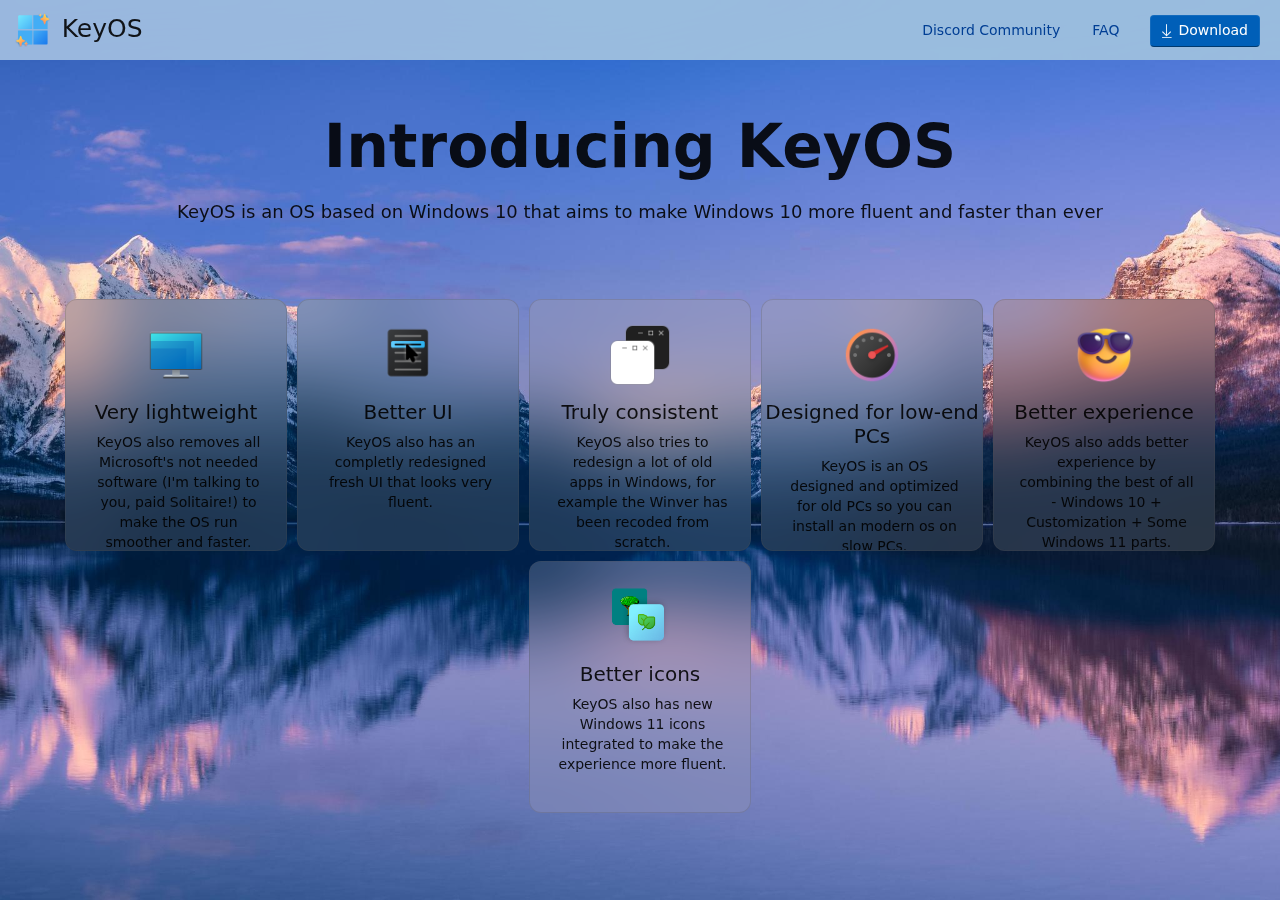
<file: index.html>
<!DOCTYPE html>
<html lang="en">
	<head>
		<meta charset="utf-8" />
		<link rel="icon" href="./favicon.png" />
		<meta name="viewport" content="width=device-width" />
		<meta content="KeyOS Website" property="og:title" />
		<meta content="The official website of KeyOS." property="og:description" />
		<meta content="https://rectify11.net" property="og:url" />
		<meta content="https://keyos.7m.pl/images/logo.png" property="og:image" />
		<meta content="#1BA1E2" data-react-helmet="true" name="theme-color" />
		<meta http-equiv="content-security-policy" content="">
		<link href="./_app/immutable/assets/_layout.ecac2e17.css" rel="stylesheet">
		<link href="./_app/immutable/assets/NavigationView.73d77710.css" rel="stylesheet">
		<link href="./_app/immutable/assets/_page.b7305008.css" rel="stylesheet">
		<link rel="modulepreload" href="./_app/immutable/entry/start.aca13919.js">
		<link rel="modulepreload" href="./_app/immutable/chunks/index.c9fe6f64.js">
		<link rel="modulepreload" href="./_app/immutable/chunks/singletons.82390906.js">
		<link rel="modulepreload" href="./_app/immutable/entry/app.f7e3a7f9.js">
		<link rel="modulepreload" href="./_app/immutable/entry/_layout.svelte.12fdbb69.js">
		<link rel="modulepreload" href="./_app/immutable/chunks/NavigationView.svelte_svelte_type_style_lang.f82699d1.js">
		<link rel="modulepreload" href="./_app/immutable/entry/_layout.ts.984db11e.js">
		<link rel="modulepreload" href="./_app/immutable/chunks/_layout.da46b06b.js">
		<link rel="modulepreload" href="./_app/immutable/entry/_page.svelte.868a4135.js"><title>KeyOS</title><!-- HEAD_svelte-jnw4ow_START --><!-- HEAD_svelte-jnw4ow_END -->
	</head>
	<body data-sveltekit-preload-data="hover">
		<div style="display: contents">


<div class="app svelte-1exbtqn"><div class="slot-container svelte-1exbtqn"><div id="container" class="svelte-pd28he"><div id="intro" class="svelte-pd28he"><h1 class="text-block type-display  svelte-zxj483" style="margin-left: 20px; margin-right: 20px; font-size: 60px;">Introducing KeyOS
</h1>
        <h5 class="text-block type-body-large  svelte-zxj483" style="margin-top: 8px; margin-left: 20px; margin-right: 20px;">KeyOS is an OS based on Windows 10 that aims to make Windows 10 more fluent and faster than ever
</h5></div>
    <div id="card-container" class="svelte-pd28he"><div class="card svelte-vd7qcz"><img class="hero svelte-vd7qcz" src="/images/scaling.png" alt="feature-hero">
    <h5 class="text-block type-body-large name svelte-zxj483" style="margin-top: 15px; font-size: 20px;">Very lightweight
</h5>
    <span class="text-block type-body description svelte-zxj483" style="margin-left: 25px; margin-top: 8px; margin-right: 20px">KeyOS also removes all Microsoft's not needed software (I'm talking to you, paid Solitaire!) to make the OS run smoother and faster.
</span>
</div><div class="card svelte-vd7qcz"><img class="hero svelte-vd7qcz" src="/images/menusD.png" alt="feature-hero">
    <h5 class="text-block type-body-large name svelte-zxj483" style="margin-top: 15px; font-size: 20px;">Better UI
</h5>
    <span class="text-block type-body description svelte-zxj483" style="margin-left: 25px; margin-top: 8px; margin-right: 20px">KeyOS also has an completly redesigned fresh UI that looks very fluent.
</span>
</div><div class="card svelte-vd7qcz"><img class="hero svelte-vd7qcz" src="/images/ui.png" alt="feature-hero">
    <h5 class="text-block type-body-large name svelte-zxj483" style="margin-top: 15px; font-size: 20px;">Truly consistent
</h5>
    <span class="text-block type-body description svelte-zxj483" style="margin-left: 25px; margin-top: 8px; margin-right: 20px">KeyOS also tries to redesign a lot of old apps in Windows, for example the Winver has been recoded from scratch.
</span>
</div><div class="card svelte-vd7qcz"><img class="hero svelte-vd7qcz" src="/images/performance.png" alt="feature-hero">
    <h5 class="text-block type-body-large name svelte-zxj483" style="margin-top: 15px; font-size: 20px;">Designed for low-end PCs
</h5>
    <span class="text-block type-body description svelte-zxj483" style="margin-left: 25px; margin-top: 8px; margin-right: 20px">KeyOS is an OS designed and optimized for old PCs so you can install an modern os on slow PCs. 
</span>
</div><div class="card svelte-vd7qcz"><img class="hero svelte-vd7qcz" src="/images/cool.png" alt="feature-hero">
    <h5 class="text-block type-body-large name svelte-zxj483" style="margin-top: 15px; font-size: 20px;">Better experience
</h5>
    <span class="text-block type-body description svelte-zxj483" style="margin-left: 25px; margin-top: 8px; margin-right: 20px">KeyOS also adds better experience by combining the best of all - Windows 10 + Customization + Some Windows 11 parts.
</span>
</div><div class="card svelte-vd7qcz"><img class="hero svelte-vd7qcz" src="/images/archicons.png" alt="feature-hero">
    <h5 class="text-block type-body-large name svelte-zxj483" style="margin-top: 15px; font-size: 20px;">Better icons
</h5>
    <span class="text-block type-body description svelte-zxj483" style="margin-left: 25px; margin-top: 8px; margin-right: 20px">KeyOS also has new Windows 11 icons integrated to make the experience more fluent.
</span>
</div></div></div>



</div></div>
<div class="topNav svelte-1exbtqn"><div class="mobileNavMenu svelte-1km09m1"><div class="mobileNavButton svelte-1km09m1">
<a role="button" href="/" class="button style-hyperlink   svelte-1ulhukx" height="20px"><span class="text-block type-body  svelte-zxj483">Home
</span>
</a></div>
	<div class="mobileNavButton svelte-1km09m1">
<a role="button" href="https://discord.gg/ZyRw26je3U" class="button style-hyperlink   svelte-1ulhukx" height="20px"><span class="text-block type-body  svelte-zxj483">Discord Server
</span>
</a></div>
	<div class="mobileNavButton svelte-1km09m1">
<a role="button" href="/faq" class="button style-hyperlink   svelte-1ulhukx" height="20px"><span class="text-block type-body  svelte-zxj483">FAQ
</span>
</a></div>
	<div class="mobileNavButton svelte-1km09m1">
<button class="button style-hyperlink   svelte-1ulhukx" height="20px">
</button></div>
	<div class="mobileNavButton svelte-1km09m1">
<a role="button" href="https://www.youtube.com/watch?v=dQw4w9WgXcQ&amp;pp=ygUIcmlja3JvbGw%3D" class="button style-accent   svelte-1ulhukx" height="20px" style="cursor: pointer;"><span class="text-block type-body  svelte-zxj483" style="font-family: SegoeFlnt; height: 10px; margin-top: 0px; margin-right: 4px; margin-top: -8px; margin-left: -2px; padding: 0px;">
</span>  Download
		
</a></div></div>

<div id="topNavbar" class="svelte-1km09m1"><a href="/"><img id="r11Icon" src="/rectify11_logo.png" alt="KeyOS Logo" height="35" class="svelte-1km09m1"></a>
	<div class="r11Banner svelte-1km09m1"><h5 class="text-block type-body-large  svelte-zxj483" style="font-size:25px; margin-top: 17px; margin-left: 8px;">KeyOS
</h5></div>
	<div id="rightMobileControl" class="svelte-1km09m1">
<button class="icon-button   svelte-1iys5lx"><svg width="16" height="11" viewBox="0 0 16 11" fill="none" xmlns="http://www.w3.org/2000/svg"><path d="M0.5 1C0.364583 1 0.247396 0.950521 0.148438 0.851562C0.0494792 0.752604 0 0.635417 0 0.5C0 0.364583 0.0494792 0.247396 0.148438 0.148438C0.247396 0.0494792 0.364583 0 0.5 0H15.5C15.6354 0 15.7526 0.0494792 15.8516 0.148438C15.9505 0.247396 16 0.364583 16 0.5C16 0.635417 15.9505 0.752604 15.8516 0.851562C15.7526 0.950521 15.6354 1 15.5 1H0.5ZM0.5 6C0.364583 6 0.247396 5.95052 0.148438 5.85156C0.0494792 5.7526 0 5.63542 0 5.5C0 5.36458 0.0494792 5.2474 0.148438 5.14844C0.247396 5.04948 0.364583 5 0.5 5H15.5C15.6354 5 15.7526 5.04948 15.8516 5.14844C15.9505 5.2474 16 5.36458 16 5.5C16 5.63542 15.9505 5.7526 15.8516 5.85156C15.7526 5.95052 15.6354 6 15.5 6H0.5ZM0.5 11C0.364583 11 0.247396 10.9505 0.148438 10.8516C0.0494792 10.7526 0 10.6354 0 10.5C0 10.3646 0.0494792 10.2474 0.148438 10.1484C0.247396 10.0495 0.364583 10 0.5 10H15.5C15.6354 10 15.7526 10.0495 15.8516 10.1484C15.9505 10.2474 16 10.3646 16 10.5C16 10.6354 15.9505 10.7526 15.8516 10.8516C15.7526 10.9505 15.6354 11 15.5 11H0.5Z" fill="white"></path></svg>
</button></div>
	<div id="rightControls" class="svelte-1km09m1">
<a role="button" href="https://discord.gg/ZyRw26je3U" class="button style-hyperlink   svelte-1ulhukx" height="20px" style="margin-right: 10px;"><span class="text-block type-body  svelte-zxj483">Discord Community
</span>
</a>
		
<a role="button" href="/faq" class="button style-hyperlink   svelte-1ulhukx" height="20px" style="margin-right: 20px;"><span class="text-block type-body  svelte-zxj483">FAQ
</span>
</a>
		
<a role="button" href="https://www.youtube.com/watch?v=dQw4w9WgXcQ&amp;pp=ygUIcmlja3JvbGw%3D" class="button style-accent   svelte-1ulhukx" height="20px" style="cursor: pointer;"><span class="text-block type-body  svelte-zxj483" style="font-family: SegoeFlnt; height: 10px; margin-top: 0px; margin-right: 4px; margin-top: -8px; margin-left: -2px; padding: 0px;">
</span>  Download
		
</a></div>
</div>
</div>


			
			<script>
				{
					__sveltekit_7zj6rh = {
						env: {},
						base: new URL(".", location).pathname.slice(0, -1),
						element: document.currentScript.parentElement
					};

					const data = [null,null];

					Promise.all([
						import("./_app/immutable/entry/start.aca13919.js"),
						import("./_app/immutable/entry/app.f7e3a7f9.js")
					]).then(([kit, app]) => {
						kit.start(app, __sveltekit_7zj6rh.element, {
							node_ids: [0, 2],
							data,
							form: null,
							error: null
						});
					});
				}
			</script>
		</div>
	</body>
</html>
</file>
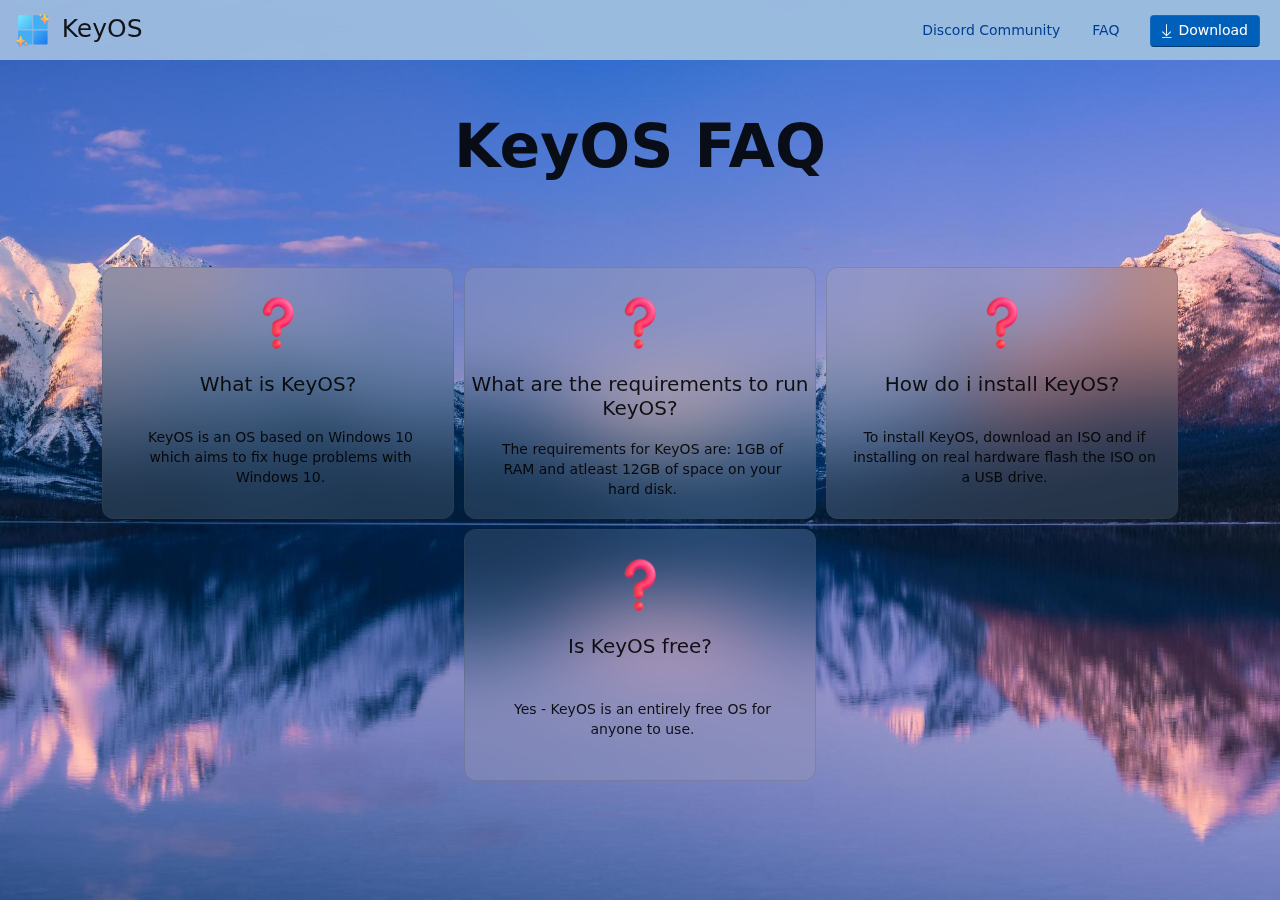
<file: faq.html>
<!DOCTYPE html>
<html lang="en">
	<head>
		<meta charset="utf-8" />
		<link rel="icon" href="./favicon.png" />
		<meta name="viewport" content="width=device-width" />
		<meta content="KeyOS Website" property="og:title" />
		<meta content="The official website of KeyOS." property="og:description" />
		<meta content="https://rectify11.net" property="og:url" />
		<meta content="https://keyos.7m.pl/images/logo.png" property="og:image" />
		<meta content="#1BA1E2" data-react-helmet="true" name="theme-color" />
		<meta http-equiv="content-security-policy" content="">
		<link href="./_app/immutable/assets/_layout.ecac2e17.css" rel="stylesheet">
		<link href="./_app/immutable/assets/NavigationView.73d77710.css" rel="stylesheet">
		<link href="./_app/immutable/assets/_page.13b31e14.css" rel="stylesheet">
		<link rel="modulepreload" href="./_app/immutable/entry/start.aca13919.js">
		<link rel="modulepreload" href="./_app/immutable/chunks/index.c9fe6f64.js">
		<link rel="modulepreload" href="./_app/immutable/chunks/singletons.82390906.js">
		<link rel="modulepreload" href="./_app/immutable/entry/app.f7e3a7f9.js">
		<link rel="modulepreload" href="./_app/immutable/entry/_layout.svelte.12fdbb69.js">
		<link rel="modulepreload" href="./_app/immutable/chunks/NavigationView.svelte_svelte_type_style_lang.f82699d1.js">
		<link rel="modulepreload" href="./_app/immutable/entry/_layout.ts.984db11e.js">
		<link rel="modulepreload" href="./_app/immutable/chunks/_layout.da46b06b.js">
		<link rel="modulepreload" href="./_app/immutable/entry/faq-page.svelte.7da0c1b4.js"><title>KeyOS • FAQ</title><!-- HEAD_svelte-12rvoxy_START --><!-- HEAD_svelte-12rvoxy_END -->
	</head>
	<body data-sveltekit-preload-data="hover">
		<div style="display: contents">


<div class="app svelte-1exbtqn"><div class="slot-container svelte-1exbtqn"><div id="container" class="svelte-1g1qnaq"><div id="intro" class="svelte-1g1qnaq"><h1 class="text-block type-display  svelte-zxj483" style="margin-left: 20px; margin-right: 20px; font-size: 60px;">KeyOS FAQ
</h1></div>
    <div id="card-container" class="svelte-1g1qnaq"><div class="card svelte-14u1aqy"><div class="content svelte-14u1aqy"><div><img class="hero svelte-14u1aqy" src="/images/question.png" alt="question-hero"></div>
        <div><h5 class="text-block type-body-large question svelte-zxj483" style="margin-top: 15px; font-size: 20px;">What is KeyOS?
</h5></div></div>
    <span class="text-block type-body answer svelte-zxj483" style="margin-left: 25px; margin-top: auto; margin-right: 20px; margin-bottom:auto;">KeyOS is an OS based on Windows 10 which aims to fix huge problems with Windows 10.
</span>
</div><div class="card svelte-14u1aqy"><div class="content svelte-14u1aqy"><div><img class="hero svelte-14u1aqy" src="/images/question.png" alt="question-hero"></div>
        <div><h5 class="text-block type-body-large question svelte-zxj483" style="margin-top: 15px; font-size: 20px;">What are the requirements to run KeyOS?
</h5></div></div>
    <span class="text-block type-body answer svelte-zxj483" style="margin-left: 25px; margin-top: auto; margin-right: 20px; margin-bottom:auto;">The requirements for KeyOS are: 1GB of RAM and atleast 12GB of space on your hard disk.
</span>
</div><div class="card svelte-14u1aqy"><div class="content svelte-14u1aqy"><div><img class="hero svelte-14u1aqy" src="/images/question.png" alt="question-hero"></div>
        <div><h5 class="text-block type-body-large question svelte-zxj483" style="margin-top: 15px; font-size: 20px;">How do i install KeyOS?
</h5></div></div>
    <span class="text-block type-body answer svelte-zxj483" style="margin-left: 25px; margin-top: auto; margin-right: 20px; margin-bottom:auto;">To install KeyOS, download an ISO and if installing on real hardware flash the ISO on a USB drive.
</span>
</div><div class="card svelte-14u1aqy"><div class="content svelte-14u1aqy"><div><img class="hero svelte-14u1aqy" src="/images/question.png" alt="question-hero"></div>
        <div><h5 class="text-block type-body-large question svelte-zxj483" style="margin-top: 15px; font-size: 20px;">Is KeyOS free?
</h5></div></div>
    <span class="text-block type-body answer svelte-zxj483" style="margin-left: 25px; margin-top: auto; margin-right: 20px; margin-bottom:auto;">Yes - KeyOS is an entirely free OS for anyone to use.
</span>
</div></div></div>



</div></div>
<div class="topNav svelte-1exbtqn"><div class="mobileNavMenu svelte-1km09m1"><div class="mobileNavButton svelte-1km09m1">
<a role="button" href="/" class="button style-hyperlink   svelte-1ulhukx" height="20px"><span class="text-block type-body  svelte-zxj483">Home
</span>
</a></div>
	<div class="mobileNavButton svelte-1km09m1">
<a role="button" href="https://discord.gg/ZyRw26je3U" class="button style-hyperlink   svelte-1ulhukx" height="20px"><span class="text-block type-body  svelte-zxj483">Discord Server
</span>
</a></div>
	<div class="mobileNavButton svelte-1km09m1">
<a role="button" href="/faq" class="button style-hyperlink   svelte-1ulhukx" height="20px"><span class="text-block type-body  svelte-zxj483">FAQ
</span>
</a></div>
	<div class="mobileNavButton svelte-1km09m1">
<button class="button style-hyperlink   svelte-1ulhukx" height="20px">
</button></div>
	<div class="mobileNavButton svelte-1km09m1">
<a role="button" href="https://www.youtube.com/watch?v=dQw4w9WgXcQ&amp;pp=ygUIcmlja3JvbGw%3D" class="button style-accent   svelte-1ulhukx" height="20px" style="cursor: pointer;"><span class="text-block type-body  svelte-zxj483" style="font-family: SegoeFlnt; height: 10px; margin-top: 0px; margin-right: 4px; margin-top: -8px; margin-left: -2px; padding: 0px;">
</span>  Download
		
</a></div></div>

<div id="topNavbar" class="svelte-1km09m1"><a href="/"><img id="r11Icon" src="/rectify11_logo.png" alt="KeyOS Logo" height="35" class="svelte-1km09m1"></a>
	<div class="r11Banner svelte-1km09m1"><h5 class="text-block type-body-large  svelte-zxj483" style="font-size:25px; margin-top: 17px; margin-left: 8px;">KeyOS
</h5></div>
	<div id="rightMobileControl" class="svelte-1km09m1">
<button class="icon-button   svelte-1iys5lx"><svg width="16" height="11" viewBox="0 0 16 11" fill="none" xmlns="http://www.w3.org/2000/svg"><path d="M0.5 1C0.364583 1 0.247396 0.950521 0.148438 0.851562C0.0494792 0.752604 0 0.635417 0 0.5C0 0.364583 0.0494792 0.247396 0.148438 0.148438C0.247396 0.0494792 0.364583 0 0.5 0H15.5C15.6354 0 15.7526 0.0494792 15.8516 0.148438C15.9505 0.247396 16 0.364583 16 0.5C16 0.635417 15.9505 0.752604 15.8516 0.851562C15.7526 0.950521 15.6354 1 15.5 1H0.5ZM0.5 6C0.364583 6 0.247396 5.95052 0.148438 5.85156C0.0494792 5.7526 0 5.63542 0 5.5C0 5.36458 0.0494792 5.2474 0.148438 5.14844C0.247396 5.04948 0.364583 5 0.5 5H15.5C15.6354 5 15.7526 5.04948 15.8516 5.14844C15.9505 5.2474 16 5.36458 16 5.5C16 5.63542 15.9505 5.7526 15.8516 5.85156C15.7526 5.95052 15.6354 6 15.5 6H0.5ZM0.5 11C0.364583 11 0.247396 10.9505 0.148438 10.8516C0.0494792 10.7526 0 10.6354 0 10.5C0 10.3646 0.0494792 10.2474 0.148438 10.1484C0.247396 10.0495 0.364583 10 0.5 10H15.5C15.6354 10 15.7526 10.0495 15.8516 10.1484C15.9505 10.2474 16 10.3646 16 10.5C16 10.6354 15.9505 10.7526 15.8516 10.8516C15.7526 10.9505 15.6354 11 15.5 11H0.5Z" fill="white"></path></svg>
</button></div>
	<div id="rightControls" class="svelte-1km09m1">
<a role="button" href="https://discord.gg/ZyRw26je3U" class="button style-hyperlink   svelte-1ulhukx" height="20px" style="margin-right: 10px;"><span class="text-block type-body  svelte-zxj483">Discord Community
</span>
</a>
		
<a role="button" href="/faq" class="button style-hyperlink   svelte-1ulhukx" height="20px" style="margin-right: 20px;"><span class="text-block type-body  svelte-zxj483">FAQ
</span>
</a>
		
<a role="button" href="https://www.youtube.com/watch?v=dQw4w9WgXcQ&amp;pp=ygUIcmlja3JvbGw%3D" class="button style-accent   svelte-1ulhukx" height="20px" style="cursor: pointer;"><span class="text-block type-body  svelte-zxj483" style="font-family: SegoeFlnt; height: 10px; margin-top: 0px; margin-right: 4px; margin-top: -8px; margin-left: -2px; padding: 0px;">
</span>  Download
		
</a></div>
</div>
</div>


			
			<script>
				{
					__sveltekit_7zj6rh = {
						env: {},
						base: new URL(".", location).pathname.slice(0, -1),
						element: document.currentScript.parentElement
					};

					const data = [null,null];

					Promise.all([
						import("./_app/immutable/entry/start.aca13919.js"),
						import("./_app/immutable/entry/app.f7e3a7f9.js")
					]).then(([kit, app]) => {
						kit.start(app, __sveltekit_7zj6rh.element, {
							node_ids: [0, 3],
							data,
							form: null,
							error: null
						});
					});
				}
			</script>
		</div>
	</body>
</html>
</file>
<file: _app/immutable/assets/_layout.ecac2e17.css>
@font-face{font-family:SegoeFlnt;src:local("SegoeFlnt"),url(../../../fonts/segoe_fluent.ttf) format("truetype")}:root{--fds-accent-light-3: 191, 98%, 80%;--fds-accent-light-2: 199, 99%, 69%;--fds-accent-light-1: 205, 100%, 49%;--fds-accent-base: 206, 100%, 42%;--fds-accent-dark-1: 209, 100%, 36%;--fds-accent-dark-2: 215, 100%, 29%;--fds-accent-dark-3: 226, 100%, 20%;--fds-font-family-fallback: "Segoe UI", -apple-system, ui-sans-serif, system-ui, BlinkMacSystemFont, Helvetica, Arial, sans-serif;--fds-font-family-text: "Segoe UI Variable Text", "Seoge UI Variable Static Text", var(--fds-font-family-fallback);--fds-font-family-small: "Segoe UI Variable Small", "Seoge UI Variable Static Small", var(--fds-font-family-fallback);--fds-font-family-display: "Segoe UI Variable Display", "Seoge UI Variable Static Display", var(--fds-font-family-fallback);--fds-caption-font-size: 12px;--fds-body-font-size: 14px;--fds-body-large-font-size: 18px;--fds-subtitle-font-size: 20px;--fds-title-font-size: 28px;--fds-title-large-font-size: 40px;--fds-display-font-size: 68px;--fds-control-corner-radius: 4px;--fds-overlay-corner-radius: 8px;--fds-control-slow-duration: 333ms;--fds-control-normal-duration: .25s;--fds-control-fast-duration: 167ms;--fds-control-faster-duration: 83ms;--fds-control-fast-out-slow-in-easing: cubic-bezier(0, 0, 0, 1);--fds-focus-stroke: 0 0 0 1px var(--fds-focus-stroke-inner), 0 0 0 3px var(--fds-focus-stroke-outer);--fds-acrylic-noise-asset: url([data-uri]);--fds-acrylic-blur-factor: blur(60px)}@media (prefers-reduced-motion: reduce){:root{--fds-control-slow-duration: 0ms;--fds-control-normal-duration: 0ms;--fds-control-fast-duration: 0ms;--fds-control-faster-duration: 0ms}}@media (prefers-color-scheme: light){:root{--fds-text-primary: hsla(0, 0%, 0%, 89.56%);--fds-text-secondary: hsla(0, 0%, 0%, 60.63%);--fds-text-tertiary: hsla(0, 0%, 0%, 44.58%);--fds-text-disabled: hsla(0, 0%, 0%, 36.14%);--fds-accent-default: hsl(var(--fds-accent-dark-1));--fds-accent-secondary: hsla(var(--fds-accent-dark-1), 90%);--fds-accent-tertiary: hsla(var(--fds-accent-dark-1), 80%);--fds-accent-disabled: hsla(0, 0%, 0%, 21.69%);--fds-accent-text-primary: hsl(var(--fds-accent-dark-2));--fds-accent-text-secondary: hsl(var(--fds-accent-dark-3));--fds-accent-text-tertiary: hsl(var(--fds-accent-dark-1));--fds-accent-text-disabled: hsla(0, 0%, 0%, 36.14%);--fds-text-on-accent-primary: hsl(0, 0%, 100%);--fds-text-on-accent-secondary: hsla(0, 0%, 100%, 70%);--fds-text-on-accent-disabled: var(--fds-text-on-accent-secondary);--fds-text-on-accent-selected: var(--fds-text-on-accent-primary);--fds-control-fill-transparent: transparent;--fds-control-fill-default: hsla(0, 0%, 100%, 70%);--fds-control-fill-secondary: hsla(0, 0%, 98%, 50%);--fds-control-fill-tertiary: hsla(0, 0%, 98%, 30%);--fds-control-fill-disabled: var(--fds-control-fill-tertiary);--fds-control-fill-input-active: hsl(0, 0%, 100%);--fds-control-strong-fill-default: hsla(0, 0%, 0%, 44.58%);--fds-control-strong-fill-disabled: hsla(0, 0%, 0%, 31.73%);--fds-control-solid-fill-default: hsl(0, 0%, 100%);--fds-control-alt-fill-transparent: transparent;--fds-control-alt-fill-secondary: hsla(0, 0%, 0%, 2.41%);--fds-control-alt-fill-tertiary: hsla(0, 0%, 0%, 5.78%);--fds-control-alt-fill-quarternary: hsla(0, 0%, 0%, 9.24%);--fds-control-alt-fill-disabled: var(--fds-control-alt-fill-transparent);--fds-control-on-image-fill-default: hsla(0, 0%, 100%, 79%);--fds-control-on-image-fill-secondary: hsl(0, 0%, 95%);--fds-control-on-image-fill-tertiary: hsl(0, 0%, 92%);--fds-control-on-image-fill-disabled: transparent;--fds-subtle-fill-transparent: transparent;--fds-subtle-fill-secondary: hsla(0, 0%, 0%, 3.73%);--fds-subtle-fill-tertiary: hsla(0, 0%, 0%, 2.41%);--fds-subtle-fill-disabled: var(--fds-subtle-fill-transparent);--fds-control-stroke-default: hsla(0, 0%, 0%, 5.78%);--fds-control-stroke-secondary: hsla(0, 0%, 0%, 16.22%);--fds-control-strong-stroke-default: hsla(0, 0%, 0%, 44.58%);--fds-control-strong-stroke-disabled: hsla(0, 0%, 0%, 21.69%);--fds-control-stroke-on-accent-default: hsla(0, 0%, 100%, 8%);--fds-control-stroke-on-accent-secondary: hsla(0, 0%, 0%, 40%);--fds-control-stroke-on-accent-tertiary: hsla(0, 0%, 0%, 21.69%);--fds-control-stroke-on-accent-disabled: var(--fds-control-stroke-on-accent-default);--fds-control-strong-stroke-on-image-default: hsla(0, 0%, 100%, 35%);--fds-card-stroke-default: hsla(0, 0%, 0%, 5.78%);--fds-card-stroke-default-solid: hsl(0, 0%, 92%);--fds-surface-stroke-default: hsla(0, 0%, 46%, 40%);--fds-surface-stroke-flyout: hsla(0, 0%, 0%, 5.78%);--fds-divider-stroke-default: hsla(0, 0%, 0%, 8.03%);--fds-focus-stroke-outer: hsla(0, 0%, 0%, 89.56%);--fds-focus-stroke-inner: hsl(0, 0%, 100%);--fds-card-background-default: hsla(0, 0%, 100%, 70%);--fds-card-background-secondary: hsla(0, 0%, 96%, 50%);--fds-smoke-background-default: hsla(0, 0%, 0%, 30%);--fds-layer-background-default: hsla(0, 0%, 100%, 50%);--fds-layer-background-alt: hsl(0, 0%, 100%);--fds-layer-on-acrylic-background-default: hsla(0, 0%, 100%, 25%);--fds-layer-on-accent-acrylic-background-default: var( --fds-layer-on-acrylic-background-default );--fds-solid-background-base: hsl(0, 0%, 95%);--fds-solid-background-secondary: hsl(0, 0%, 93%);--fds-solid-background-tertiary: hsl(0, 0%, 98%);--fds-solid-background-quarternary: hsl(0, 0%, 100%);--fds-acrylic-background-default: transparent, rgba(252, 252, 252, 85%);--fds-acrylic-background-base: transparent, rgba(243, 243, 243, 90%);--fds-system-attention: hsl(209, 100%, 36%);--fds-system-success: hsl(120, 78%, 27%);--fds-system-caution: hsl(36, 100%, 31%);--fds-system-critical: hsl(5, 75%, 44%);--fds-system-neutral: hsla(0, 0%, 0%, 44.58%);--fds-system-solid-neutral: hsl(0, 0%, 54%);--fds-system-background-attention: hsla(0, 0%, 96%, 50%);--fds-system-background-success: hsl(115, 58%, 92%);--fds-system-background-caution: hsl(47, 100%, 90%);--fds-system-background-critical: hsl(355, 85%, 95%);--fds-system-background-solid-attention: hsl(0, 0%, 97%);--fds-system-background-solid-neutral: hsl(0, 0%, 95%);--fds-control-border-default: var(--fds-control-stroke-default) var(--fds-control-stroke-default) var(--fds-control-stroke-secondary) var(--fds-control-stroke-default);--fds-card-shadow: 0px 2px 4px hsla(0, 0%, 0%, 4%);--fds-tooltip-shadow: 0px 4px 8px hsla(0, 0%, 0%, 14%);--fds-flyout-shadow: 0px 8px 16px hsla(0, 0%, 0%, 14%);--fds-dialog-shadow: 0px 32px 64px hsla(0, 0%, 0%, 18.76%), 0px 2px 21px hsl(0, 0%, 0%, 14.74%);--fds-inactive-window-shadow: 0px 16px 32px hsla(0, 0%, 0%, 18%), 0px 2px 10.67px hsla(0, 0%, 0%, .1474);--fds-active-window-shadow: 0px 32px 64px hsla(0, 0%, 0%, 28%), 0px 2px 21px hsla(0, 0%, 0%, 22%)}}@media (prefers-color-scheme: dark){:root{--fds-text-primary: hsla(0, 0%, 100%, 100%);--fds-text-secondary: hsla(0, 0%, 100%, 78.6%);--fds-text-tertiary: hsla(0, 0%, 100%, 54.42%);--fds-text-disabled: hsla(0, 0%, 100%, 36.28%);--fds-accent-default: hsla(var(--fds-accent-light-2));--fds-accent-secondary: hsla(var(--fds-accent-light-2), 90%);--fds-accent-tertiary: hsla(var(--fds-accent-light-2), 80%);--fds-accent-disabled: hsla(0, 0%, 100%, 15.81%);--fds-accent-text-primary: hsl(var(--fds-accent-light-3));--fds-accent-text-secondary: hsl(var(--fds-accent-light-3));--fds-accent-text-tertiary: hsl(var(--fds-accent-light-2));--fds-accent-text-disabled: hsla(0, 0%, 100%, 36.28%);--fds-text-on-accent-primary: hsl(0, 0%, 0%);--fds-text-on-accent-secondary: hsla(0, 0%, 0%, .5);--fds-text-on-accent-disabled: hsla(0, 0%, 100%, .53);--fds-text-on-accent-selected: hsl(0, 0%, 100%);--fds-control-fill-transparent: transparent;--fds-control-fill-default: hsla(0, 0%, 100%, .061);--fds-control-fill-secondary: hsla(0, 0%, 100%, .084);--fds-control-fill-tertiary: hsla(0, 0%, 100%, .033);--fds-control-fill-disabled: hsla(0, 0%, 100%, .042);--fds-control-fill-input-active: hsla(0, 0%, 12%, 70%);--fds-control-strong-fill-default: hsla(0, 0%, 100%, 54.42%);--fds-control-strong-fill-disabled: hsla(0, 0%, 100%, 24.65%);--fds-control-solid-fill-default: hsl(0, 0%, 27%);--fds-control-alt-fill-transparent: transparent;--fds-control-alt-fill-secondary: hsla(0, 0%, 0%, .1);--fds-control-alt-fill-tertiary: hsla(0, 0%, 100%, .042);--fds-control-alt-fill-quarternary: hsla(0, 0%, 100%, .07);--fds-control-alt-fill-disabled: var(--fds-control-fill-transparent);--fds-control-on-image-fill-default: hsla(0, 0%, 11%, 70%);--fds-control-on-image-fill-secondary: hsl(0, 0%, 10%);--fds-control-on-image-fill-tertiary: hsl(0, 0%, 7%);--fds-control-on-image-fill-disabled: transparent;--fds-subtle-fill-transparent: transparent;--fds-subtle-fill-secondary: hsla(0, 0%, 100%, 6.05%);--fds-subtle-fill-tertiary: hsla(0, 0%, 100%, 4.19%);--fds-subtle-fill-disabled: transparent;--fds-control-stroke-default: hsla(0, 0%, 100%, 6.98%);--fds-control-stroke-secondary: hsla(0, 0%, 100%, 9.3%);--fds-control-strong-stroke-default: hsla(0, 0%, 100%, 54.42%);--fds-control-strong-stroke-disabled: hsla(0, 0%, 100%, 15.81%);--fds-control-stroke-on-accent-default: hsla(0, 0%, 100%, 8%);--fds-control-stroke-on-accent-secondary: hsla(0, 0%, 0%, 14%);--fds-control-stroke-on-accent-tertiary: hsla(0, 0%, 0%, 21.69%);--fds-control-stroke-on-accent-disabled: hsla(0, 0%, 0%, 20%);--fds-control-strong-stroke-on-image-default: hsla(0, 0%, 0%, 42%);--fds-card-stroke-default: hsla(0, 0%, 0%, 10%);--fds-card-stroke-default-solid: hsl(0, 0%, 11%);--fds-surface-stroke-default: hsla(0, 0%, 46%, 40%);--fds-surface-stroke-flyout: hsla(0, 0%, 0%, 20%);--fds-divider-stroke-default: hsla(0, 0%, 100%, 8.37%);--fds-focus-stroke-outer: hsl(0, 0%, 100%);--fds-focus-stroke-inner: hsla(0, 0%, 0%, 70%);--fds-card-background-default: hsla(0, 0%, 100%, 5.12%);--fds-card-background-secondary: hsla(0, 0%, 100%, 3.26%);--fds-smoke-background-default: hsla(0, 0%, 0%, 30%);--fds-layer-background-default: hsla(0, 0%, 23%, 30%);--fds-layer-background-alt: hsla(0, 0%, 100%, 5.38%);--fds-layer-on-acrylic-background-default: hsla(0, 0%, 100%, 3.59%);--fds-layer-on-accent-background-default: var(--fds-layer-on-acrylic-background-default);--fds-solid-background-base: hsl(0, 0%, 13%);--fds-solid-background-secondary: hsl(0, 0%, 11%);--fds-solid-background-tertiary: hsl(0, 0%, 16%);--fds-solid-background-quarternary: hsl(0, 0%, 17%);--fds-acrylic-background-default: linear-gradient( 0deg, rgb(44, 44, 44, 15%), rgb(44, 44, 44, 15%) ), rgba(44, 44, 44, 96%);--fds-acrylic-background-base: linear-gradient( 0deg, rgb(32, 32, 32, 50%), rgb(32, 32, 32, 50%) ), rgba(32, 32, 32, 96%);--fds-system-attention: hsl(199, 100%, 69%);--fds-system-success: hsl(113, 51%, 58%);--fds-system-caution: hsl(54, 100%, 49%);--fds-system-critical: hsl(354, 100%, 80%);--fds-system-neutral: hsla(0, 0%, 100%, 54.42%);--fds-system-solid-neutral: hsl(0, 0%, 62%);--fds-system-background-attention: hsla(0, 0%, 100%, 3.26%);--fds-system-background-success: hsl(67, 39%, 17%);--fds-system-background-caution: hsl(40, 46%, 18%);--fds-system-background-critical: hsl(2, 28%, 21%);--fds-system-background-solid-attention: hsl(0, 0%, 18%);--fds-system-background-solid-neutral: hsl(0, 0%, 62%);--fds-control-border-default: var(--fds-control-stroke-secondary) var(--fds-control-stroke-default) var(--fds-control-stroke-default) var(--fds-control-stroke-default);--fds-card-shadow: 0px 2px 4px hsla(0, 0%, 0%, .13);--fds-tooltip-shadow: 0px 4px 8px hsla(0, 0%, 0%, .26);--fds-flyout-shadow: 0px 8px 16px hsla(0, 0%, 0%, .14);--fds-dialog-shadow: 0px 32px 64px hsla(0, 0%, 0%, .37), 0px 2px 21px hsla(0, 0%, 0%, .37);--fds-inactive-window-shadow: 0px 16px 32px hsla(0, 0%, 0%, .37), 0px 2px 10.67px hsla(0, 0%, 0%, .37);--fds-active-window-shadow: 0px 32px 64px hsla(0, 0%, 0%, .56), 0px 2px 21px hsla(0, 0%, 0%, .55)}}body{color:var(--fds-text-primary);color-scheme:dark}@media (prefers-color-scheme: light){body{background-color:#fff;color-scheme:light}}#topNavbar.svelte-1km09m1{background-color:#343333ba;overflow-x:hidden;overflow-y:hidden;height:60px;top:0;left:0;width:100vw;backdrop-filter:blur(10px) saturate(400%);-webkit-backdrop-filter:blur(20px) saturate(400%);background-blend-mode:darken;position:absolute;display:flex}.mobileNavMenu.svelte-1km09m1{background-color:#343333ba;width:210px;height:100vh;backdrop-filter:blur(20px) saturate(400%);-webkit-backdrop-filter:blur(20px) saturate(400%);position:fixed;right:-210px;margin-top:60px;transition:all .2s ease-in-out;background-blend-mode:darken}@media (prefers-color-scheme: light){#topNavbar.svelte-1km09m1,.mobileNavMenu.svelte-1km09m1{background-color:#d2d2d2ba;background-blend-mode:darken}}@media (max-width: 768px){#rightControls.svelte-1km09m1{visibility:collapse}#rightMobileControl.svelte-1km09m1{visibility:visible}.r11Banner.svelte-1km09m1{visibility:collapse}}@media (min-width: 769px){#rightControls.svelte-1km09m1{visibility:visible}#rightMobileControl.svelte-1km09m1{visibility:collapse}.r11Banner.svelte-1km09m1{visibility:visible}}#rightControls.svelte-1km09m1{margin-top:15px;display:flex;align-items:center;position:absolute;right:0;margin-right:20px}.showMobileNav.svelte-1km09m1{right:0}#rightMobileControl.svelte-1km09m1{margin-left:auto;margin-right:20px;display:flex;align-items:center}#r11Icon.svelte-1km09m1{margin-top:12px;margin-left:12px;cursor:pointer}.mobileNavButton.svelte-1km09m1{width:205px;display:flex;justify-content:center;margin-top:20px}.svelte-1exbtqn::-webkit-scrollbar{display:none}.slot-container.svelte-1exbtqn{overflow-x:hidden;min-height:100vh;position:absolute;top:0;left:0;width:100%}.topNav.svelte-1exbtqn{position:fixed;z-index:10;margin:-8px 0 0 -8px}
</file>
<file: _app/immutable/assets/NavigationView.73d77710.css>
.combo-box-item.svelte-and1le.svelte-and1le{align-items:center;background-color:var(--fds-subtle-fill-transparent);block-size:32px;border-radius:var(--fds-control-corner-radius);box-sizing:border-box;color:var(--fds-text-primary);cursor:default;display:flex;flex:0 0 auto;font-family:var(--fds-font-family-text);font-size:var(--fds-body-font-size);font-weight:400;line-height:20px;margin:4px;outline:none;padding:0 11px;position:relative;text-decoration:none;-webkit-user-select:none;-moz-user-select:none;-ms-user-select:none;user-select:none}.combo-box-item.svelte-and1le.svelte-and1le:before{background-color:var(--fds-accent-default);block-size:0;border-radius:3px;content:"";inline-size:3px;inset-inline-start:0;opacity:0;position:absolute;transition:transform var(--fds-control-fast-duration) var(--fds-control-fast-out-slow-in-easing)}.combo-box-item.svelte-and1le.svelte-and1le:focus-visible{box-shadow:var(--fds-focus-stroke)}.combo-box-item.selected.svelte-and1le.svelte-and1le,.combo-box-item.svelte-and1le.svelte-and1le:hover{background-color:var(--fds-subtle-fill-secondary)}.combo-box-item.svelte-and1le.svelte-and1le:active{background-color:var(--fds-subtle-fill-tertiary);color:var(--fds-text-secondary)}.combo-box-item.svelte-and1le.svelte-and1le:active:before{transform:scaleY(.625)}.combo-box-item.disabled.svelte-and1le.svelte-and1le{background-color:var(--fds-subtle-fill-transparent);color:var(--fds-text-disabled);pointer-events:none}.combo-box-item.disabled.selected.svelte-and1le.svelte-and1le{background-color:var(--fds-subtle-fill-secondary)}.combo-box-item.disabled.selected.svelte-and1le.svelte-and1le:before{background-color:var(--fds-accent-disabled)}.combo-box-item.selected.svelte-and1le.svelte-and1le:before{block-size:16px;opacity:1}.combo-box-item.svelte-and1le>span.svelte-and1le{flex:1 1 auto;max-inline-size:100%;overflow:hidden;text-overflow:ellipsis;white-space:nowrap}.combo-box-item.svelte-and1le>svg{fill:currentColor;-webkit-margin-end:16px;block-size:auto;inline-size:16px;margin-inline-end:16px}.flyout.svelte-zbytle{background-clip:padding-box;background-color:var(--fds-solid-background-quarternary);border:1px solid var(--fds-surface-stroke-flyout);border-radius:var(--fds-overlay-corner-radius);box-shadow:var(--fds-flyout-shadow);box-sizing:border-box;color:var(--fds-text-primary);font-family:var(--fds-font-family-text);font-size:var(--fds-body-font-size);font-weight:400;line-height:20px;min-inline-size:320px;padding:16px;-webkit-user-select:none;-moz-user-select:none;-ms-user-select:none;user-select:none}.tooltip.svelte-gc7m6k{align-items:center;background-clip:padding-box;background-color:var(--fds-solid-background-quarternary);border:1px solid var(--fds-surface-stroke-flyout);border-radius:var(--fds-control-corner-radius);box-shadow:var(--fds-tooltip-shadow);box-sizing:border-box;display:inline-flex;font-family:var(--fds-font-family-text);font-size:var(--fds-body-font-size);font-weight:400;inline-size:-webkit-max-content;inline-size:-moz-max-content;inline-size:max-content;justify-content:center;line-height:20px;max-inline-size:320px;padding-block:5px 7px;padding-inline:8px;-webkit-user-select:none;-moz-user-select:none;-ms-user-select:none;user-select:none}@-webkit-keyframes svelte-1qibxfp-menu-open{0%{transform:translateY(var(--fds-menu-flyout-transition-offset,-50%))}to{transform:none}}@keyframes svelte-1qibxfp-menu-open{0%{transform:translateY(var(--fds-menu-flyout-transition-offset,-50%))}to{transform:none}}@-webkit-keyframes svelte-1qibxfp-menu-shadow{0%{box-shadow:none}to{box-shadow:var(--fds-flyout-shadow)}}@keyframes svelte-1qibxfp-menu-shadow{0%{box-shadow:none}to{box-shadow:var(--fds-flyout-shadow)}}.menu-flyout.svelte-1qibxfp{-webkit-animation:svelte-1qibxfp-menu-open var(--fds-control-normal-duration) var(--fds-control-fast-out-slow-in-easing),svelte-1qibxfp-menu-shadow var(--fds-control-fast-duration) var(--fds-control-fast-out-slow-in-easing) var(--fds-control-normal-duration) forwards;animation:svelte-1qibxfp-menu-open var(--fds-control-normal-duration) var(--fds-control-fast-out-slow-in-easing),svelte-1qibxfp-menu-shadow var(--fds-control-fast-duration) var(--fds-control-fast-out-slow-in-easing) var(--fds-control-normal-duration) forwards;background-clip:padding-box;background-color:var(--fds-solid-background-quarternary);border:1px solid var(--fds-surface-stroke-flyout);border-radius:var(--fds-overlay-corner-radius);box-sizing:border-box;color:var(--fds-text-primary);display:flex;flex-direction:column;font-family:var(--fds-font-family-text);font-size:var(--fds-body-font-size);font-weight:400;line-height:20px;margin:0;max-block-size:100vh;max-inline-size:100%;min-inline-size:120px;padding:0;padding-block:2px;-webkit-user-select:none;-moz-user-select:none;-ms-user-select:none;user-select:none}.menu-flyout-surface-container.svelte-1qibxfp{overflow:hidden}.calendar-view-item.svelte-13n7j23.svelte-13n7j23{align-items:center;background-color:var(--fds-subtle-fill-transparent);border:1px solid transparent;border-radius:50%;box-sizing:border-box;color:var(--fds-text-primary);display:inline-flex;font-family:var(--fds-font-family-text);font-size:14px;font-weight:400;justify-content:center;line-height:20px;outline:none;padding:0;position:relative;text-align:center;-webkit-user-select:none;-moz-user-select:none;-ms-user-select:none;user-select:none}.calendar-view-item.svelte-13n7j23.svelte-13n7j23:focus-visible{box-shadow:var(--fds-focus-stroke)}.calendar-view-item.svelte-13n7j23.svelte-13n7j23:hover{background-color:var(--fds-subtle-fill-secondary)}.calendar-view-item.svelte-13n7j23.svelte-13n7j23:active{background-color:var(--fds-subtle-fill-tertiary)}.calendar-view-item.out-of-range.svelte-13n7j23.svelte-13n7j23,.calendar-view-item.svelte-13n7j23.svelte-13n7j23:active{color:var(--fds-text-secondary)}.calendar-view-item.out-of-range.svelte-13n7j23.svelte-13n7j23:active{color:var(--fds-text-tertiary)}.calendar-view-item.disabled.svelte-13n7j23.svelte-13n7j23{background-color:var(--fds-subtle-fill-disabled);color:var(--fds-text-disabled)}.calendar-view-item.disabled.blackout.svelte-13n7j23.svelte-13n7j23:after{content:none}.calendar-view-item.blackout.svelte-13n7j23.svelte-13n7j23{pointer-events:none}.calendar-view-item.blackout.svelte-13n7j23.svelte-13n7j23:after{-webkit-border-before:1px solid var(--fds-control-strong-stroke-default);block-size:1px;border-block-start:1px solid var(--fds-control-strong-stroke-default);content:"";inline-size:26px;position:absolute;transform:matrix(-.71,-.71,-.71,.71,0,0);transform-origin:center}.calendar-view-item.type-day.svelte-13n7j23.svelte-13n7j23{block-size:40px;inline-size:40px}.calendar-view-item.type-day.svelte-13n7j23 small.svelte-13n7j23{inset-block-start:2px}.calendar-view-item.type-month-year.svelte-13n7j23.svelte-13n7j23{block-size:56px;inline-size:56px}.calendar-view-item.type-month-year.svelte-13n7j23 small.svelte-13n7j23{inset-block-start:9.58px}.calendar-view-item.selected.svelte-13n7j23.svelte-13n7j23{border:1px solid var(--fds-accent-default);color:var(--fds-accent-text-primary)}.calendar-view-item.selected.svelte-13n7j23.svelte-13n7j23:hover{background-color:var(--fds-subtle-fill-secondary);border-color:var(--fds-accent-secondary)}.calendar-view-item.selected.svelte-13n7j23.svelte-13n7j23:active{background-color:var(--fds-subtle-fill-tertiary);border-color:var(--fds-accent-tertiary)}.calendar-view-item.selected.disabled.svelte-13n7j23.svelte-13n7j23{background-color:var(--fds-subtle-fill-disabled);border-color:var(--fds-accent-disabled);color:var(--fds-accent-text-disabled)}.calendar-view-item.selected.current.svelte-13n7j23.svelte-13n7j23{box-shadow:inset 0 0 0 1px var(--fds-text-on-accent-primary)}.calendar-view-item.selected.current.svelte-13n7j23.svelte-13n7j23:focus-visible{box-shadow:inset 0 0 0 1px var(--fds-text-on-accent-primary),var(--fds-focus-stroke)}.calendar-view-item.selected.blackout.svelte-13n7j23.svelte-13n7j23:after{border-block-start-color:var(--fds-accent-tertiary)}.calendar-view-item.current.svelte-13n7j23.svelte-13n7j23{background-color:var(--fds-accent-default);color:var(--fds-text-on-accent-primary)}.calendar-view-item.current.svelte-13n7j23.svelte-13n7j23:hover{background-color:var(--fds-accent-secondary)}.calendar-view-item.current.svelte-13n7j23.svelte-13n7j23:active{background-color:var(--fds-accent-tertiary);color:var(--fds-text-on-accent-secondary)}.calendar-view-item.current.disabled.svelte-13n7j23.svelte-13n7j23{background-color:var(--fds-accent-disabled)}.calendar-view-item.current.blackout.svelte-13n7j23.svelte-13n7j23:after{border-block-start-color:var(--fds-text-on-accent-primary)}.calendar-view-item.svelte-13n7j23 small.svelte-13n7j23{color:inherit;font-family:var(--fds-font-family-small);font-size:8px;font-weight:400;inline-size:100%;letter-spacing:.04em;line-height:12px;padding-inline:1px;pointer-events:none;position:absolute;text-align:center}.button.svelte-1ulhukx{align-items:center;border:none;border-radius:var(--fds-control-corner-radius);box-sizing:border-box;cursor:default;display:inline-flex;font-family:var(--fds-font-family-text);font-size:var(--fds-body-font-size);font-weight:400;justify-content:center;line-height:20px;outline:none;padding-block:4px 6px;padding-inline:11px;position:relative;text-decoration:none;transition:var(--fds-control-faster-duration) ease background;-webkit-user-select:none;-moz-user-select:none;-ms-user-select:none;user-select:none}.button.svelte-1ulhukx:focus-visible{box-shadow:var(--fds-focus-stroke)}.button.style-standard.svelte-1ulhukx{background-clip:padding-box;background-color:var(--fds-control-fill-default);border:1px solid;border-color:var(--fds-control-border-default);color:var(--fds-text-primary)}.button.style-standard.svelte-1ulhukx:hover{background-color:var(--fds-control-fill-secondary)}.button.style-standard.svelte-1ulhukx:active{background-color:var(--fds-control-fill-tertiary);border-color:var(--fds-control-stroke-default);color:var(--fds-text-secondary)}.button.style-standard.disabled.svelte-1ulhukx{background-color:var(--fds-control-fill-disabled);border-color:var(--fds-control-stroke-default);color:var(--fds-text-disabled)}.button.style-accent.svelte-1ulhukx{background-color:var(--fds-accent-default);border:1px solid var(--fds-control-stroke-on-accent-default);border-bottom-color:var(--fds-control-stroke-on-accent-secondary);color:var(--fds-text-on-accent-primary);transition:var(--fds-control-faster-duration) ease border-color}.button.style-accent.svelte-1ulhukx:hover{background-color:var(--fds-accent-secondary)}.button.style-accent.svelte-1ulhukx:active{background-color:var(--fds-accent-tertiary);border-color:transparent;color:var(--fds-text-on-accent-secondary)}.button.style-accent.disabled.svelte-1ulhukx{background-color:var(--fds-accent-disabled);border-color:transparent;color:var(--fds-text-on-accent-disabled)}.button.style-hyperlink.svelte-1ulhukx{background-color:var(--fds-subtle-fill-transparent);color:var(--fds-accent-text-primary);cursor:pointer}.button.style-hyperlink.svelte-1ulhukx:hover{background-color:var(--fds-subtle-fill-secondary)}.button.style-hyperlink.svelte-1ulhukx:active{background-color:var(--fds-subtle-fill-tertiary);color:var(--fds-accent-text-tertiary)}.button.style-hyperlink.disabled.svelte-1ulhukx{color:var(--fds-accent-text-disabled)}.button.disabled.svelte-1ulhukx{pointer-events:none}.checkbox.svelte-4ss5hf.svelte-4ss5hf{-webkit-appearance:none;-moz-appearance:none;appearance:none;background-clip:padding-box;background-color:var(--fds-control-alt-fill-secondary);block-size:20px;border:1px solid var(--fds-control-strong-stroke-default);border-radius:var(--fds-control-corner-radius);font-family:var(--fds-font-family-text);font-size:var(--fds-body-font-size);font-weight:400;inline-size:20px;line-height:20px;margin:0;outline:none;-webkit-user-select:none;-moz-user-select:none;-ms-user-select:none;user-select:none}.checkbox.svelte-4ss5hf.svelte-4ss5hf:focus-visible{box-shadow:var(--fds-focus-stroke)}.checkbox.svelte-4ss5hf.svelte-4ss5hf:hover{background-color:var(--fds-control-alt-fill-tertiary)}.checkbox.svelte-4ss5hf.svelte-4ss5hf:active{background-color:var(--fds-control-alt-fill-quarternary);border-color:var(--fds-control-strong-stroke-disabled)}.checkbox.svelte-4ss5hf:active+.checkbox-glyph.svelte-4ss5hf{color:var(--fds-text-on-accent-secondary)}.checkbox.svelte-4ss5hf.svelte-4ss5hf:disabled{background-color:var(--fds-control-alt-fill-disabled);border-color:var(--fds-control-strong-stroke-disabled);pointer-events:none}.checkbox.svelte-4ss5hf.svelte-4ss5hf:checked,.checkbox.svelte-4ss5hf.svelte-4ss5hf:indeterminate{background-color:var(--fds-accent-default);border:none}.checkbox.svelte-4ss5hf.svelte-4ss5hf:checked:hover,.checkbox.svelte-4ss5hf.svelte-4ss5hf:indeterminate:hover{background-color:var(--fds-accent-secondary)}.checkbox.svelte-4ss5hf.svelte-4ss5hf:checked:active,.checkbox.svelte-4ss5hf.svelte-4ss5hf:indeterminate:active{background-color:var(--fds-accent-tertiary)}.checkbox.svelte-4ss5hf.svelte-4ss5hf:checked:disabled,.checkbox.svelte-4ss5hf.svelte-4ss5hf:indeterminate:disabled{background-color:var(--fds-accent-disabled);border-color:var(--fds-control-strong-stroke-disabled)}.checkbox.svelte-4ss5hf:checked:disabled+.checkbox-glyph.svelte-4ss5hf,.checkbox.svelte-4ss5hf:indeterminate:disabled+.checkbox-glyph.svelte-4ss5hf{color:var(--fds-text-on-accent-disabled)}.checkbox:checked+.checkbox-glyph.svelte-4ss5hf .path-checkmark.svelte-4ss5hf,.checkbox:indeterminate+.checkbox-glyph.svelte-4ss5hf .path-checkmark.svelte-4ss5hf{stroke-dashoffset:0;transition:var(--fds-control-normal-duration) cubic-bezier(.55,0,0,1) stroke-dashoffset}.checkbox-container.svelte-4ss5hf.svelte-4ss5hf{align-items:center;color:var(--fds-text-primary);display:inline-flex;font-family:var(--fds-font-family-text);font-size:var(--fds-body-font-size);font-weight:400;line-height:20px;min-block-size:32px;-webkit-user-select:none;-moz-user-select:none;-ms-user-select:none;user-select:none}.checkbox-container.svelte-4ss5hf>span.svelte-4ss5hf{-webkit-padding-start:8px;padding-inline-start:8px}.checkbox-container.disabled.svelte-4ss5hf>span.svelte-4ss5hf{color:var(--fds-text-disabled)}.checkbox-inner.svelte-4ss5hf.svelte-4ss5hf{align-items:center;display:flex;justify-content:center;position:relative}.checkbox-glyph.svelte-4ss5hf.svelte-4ss5hf{block-size:12px;color:inherit;color:var(--fds-text-on-accent-primary);inline-size:12px;position:absolute}.checkbox-glyph.svelte-4ss5hf path.svelte-4ss5hf{transform-origin:center}.checkbox-glyph.svelte-4ss5hf .path-checkmark.svelte-4ss5hf{stroke:currentColor;stroke-width:2;stroke-linecap:round;stroke-linejoin:round;stroke-dasharray:20.5;stroke-dashoffset:20.5;transform:scale(1.2)}.checkbox-glyph.svelte-4ss5hf .path-indeterminate.svelte-4ss5hf{fill:currentColor;transform:scale(.6666666667) translate(80px) translateY(240px)}.toggle-switch.svelte-16ydm79.svelte-16ydm79{align-items:center;-webkit-appearance:none;-moz-appearance:none;appearance:none;background-color:var(--fds-control-alt-fill-secondary);block-size:20px;border:1px solid var(--fds-control-strong-stroke-default);border-radius:20px;display:inline-flex;font-family:var(--fds-font-family-text);font-size:var(--fds-body-font-size);font-weight:400;inline-size:40px;line-height:20px;margin:0;outline:none;position:relative;-webkit-user-select:none;-moz-user-select:none;-ms-user-select:none;user-select:none}.toggle-switch.svelte-16ydm79.svelte-16ydm79:before{background-color:var(--fds-text-secondary);block-size:12px;border-radius:7px;content:"";inline-size:12px;inset-inline-start:3px;position:absolute;transition:var(--fds-control-fast-duration) ease-in-out transform,var(--fds-control-fast-duration) var(--fds-control-fast-out-slow-in-easing) height,var(--fds-control-fast-duration) var(--fds-control-fast-out-slow-in-easing) width,var(--fds-control-fast-duration) var(--fds-control-fast-out-slow-in-easing) margin,var(--fds-control-faster-duration) linear background}.toggle-switch.svelte-16ydm79.svelte-16ydm79:focus-visible{box-shadow:var(--fds-focus-stroke)}.toggle-switch.svelte-16ydm79.svelte-16ydm79:hover{background-color:var(--fds-control-alt-fill-tertiary)}.toggle-switch.svelte-16ydm79.svelte-16ydm79:hover:before{block-size:14px;inline-size:14px}.toggle-switch.svelte-16ydm79.svelte-16ydm79:active{background-color:var(--fds-control-alt-fill-quarternary)}.toggle-switch.svelte-16ydm79.svelte-16ydm79:active:before{block-size:14px;inline-size:17px}.toggle-switch.svelte-16ydm79.svelte-16ydm79:disabled{background-color:var(--fds-control-alt-fill-disabled);border-color:var(--fds-control-strong-stroke-disabled)}.toggle-switch.svelte-16ydm79.svelte-16ydm79:disabled:before{background-color:var(--fds-text-disabled);block-size:12px;box-shadow:none;inline-size:12px;margin:0!important}.toggle-switch.svelte-16ydm79:disabled+span.svelte-16ydm79{color:var(--fds-text-disabled)}.toggle-switch.svelte-16ydm79.svelte-16ydm79:checked{background-color:var(--fds-accent-default);border:none}.toggle-switch.svelte-16ydm79.svelte-16ydm79:checked:before{background-color:var(--fds-text-on-accent-primary);box-shadow:0 0 0 1px solid var(--fds-control-stroke-default);transform:translate(20px)}.toggle-switch.svelte-16ydm79.svelte-16ydm79:checked:hover{background-color:var(--fds-accent-secondary)}.toggle-switch.svelte-16ydm79.svelte-16ydm79:checked:hover:before{-webkit-margin-start:-1px;margin-inline-start:-1px}.toggle-switch.svelte-16ydm79.svelte-16ydm79:checked:active{background-color:var(--fds-accent-tertiary)}.toggle-switch.svelte-16ydm79.svelte-16ydm79:checked:active:before{-webkit-margin-start:-4px;margin-inline-start:-4px}.toggle-switch.svelte-16ydm79.svelte-16ydm79:checked:disabled{background-color:var(--fds-accent-disabled)}.toggle-switch.svelte-16ydm79.svelte-16ydm79:checked:disabled:before{background-color:var(--fds-text-on-accent-disabled);box-shadow:none}.toggle-switch-container.svelte-16ydm79.svelte-16ydm79{align-items:center;color:var(--fds-text-primary);display:inline-flex;font-family:var(--fds-font-family-text);font-size:var(--fds-body-font-size);font-weight:400;line-height:20px;min-block-size:32px;-webkit-user-select:none;-moz-user-select:none;-ms-user-select:none;user-select:none}.toggle-switch-container.svelte-16ydm79>span.svelte-16ydm79{-webkit-padding-start:8px;padding-inline-start:8px}.radio-button.svelte-hhkzib.svelte-hhkzib{align-items:center;-webkit-appearance:none;-moz-appearance:none;appearance:none;background-clip:padding-box;background-color:var(--fds-control-alt-fill-secondary);block-size:20px;border:1px solid var(--fds-control-strong-stroke-default);border-radius:20px;display:inline-flex;font-family:var(--fds-font-family-text);font-size:var(--fds-body-font-size);font-weight:400;inline-size:20px;justify-content:center;line-height:20px;margin:0;outline:none;position:relative;-webkit-user-select:none;-moz-user-select:none;-ms-user-select:none;user-select:none}.radio-button.svelte-hhkzib.svelte-hhkzib:before{background-color:var(--fds-text-on-accent-primary);block-size:4px;border-radius:12px;content:"";inline-size:4px;position:absolute;visibility:hidden}.radio-button.svelte-hhkzib.svelte-hhkzib:focus-visible{box-shadow:var(--fds-focus-stroke)}.radio-button.svelte-hhkzib.svelte-hhkzib:hover{background-color:var(--fds-control-alt-fill-tertiary)}.radio-button.svelte-hhkzib.svelte-hhkzib:active{background-color:var(--fds-control-alt-fill-quarternary);border-color:var(--fds-control-strong-stroke-disabled)}.radio-button.svelte-hhkzib.svelte-hhkzib:active:before{block-size:10px;inline-size:10px;transition:var(--fds-control-normal-duration) var(--fds-control-fast-out-slow-in-easing);visibility:visible}.radio-button.svelte-hhkzib.svelte-hhkzib:disabled{background-color:var(--fds-control-alt-fill-disabled);border-color:var(--fds-control-strong-stroke-disabled)}.radio-button.svelte-hhkzib.svelte-hhkzib:disabled:before{visibility:hidden}.radio-button.svelte-hhkzib:disabled+span.svelte-hhkzib{color:var(--fds-text-disabled)}.radio-button.svelte-hhkzib.svelte-hhkzib:checked{background-color:var(--fds-accent-default);border:none}.radio-button.svelte-hhkzib.svelte-hhkzib:checked:before{block-size:12px;box-shadow:0 0 0 1px var(--fds-control-stroke-default);inline-size:12px;transition:var(--fds-control-normal-duration) var(--fds-control-fast-out-slow-in-easing);visibility:visible}.radio-button.svelte-hhkzib.svelte-hhkzib:checked:hover{background-color:var(--fds-accent-secondary)}.radio-button.svelte-hhkzib.svelte-hhkzib:checked:hover:before{block-size:14px;inline-size:14px}.radio-button.svelte-hhkzib.svelte-hhkzib:checked:active{background-color:var(--fds-accent-tertiary)}.radio-button.svelte-hhkzib.svelte-hhkzib:checked:active:before{block-size:10px;inline-size:10px}.radio-button.svelte-hhkzib.svelte-hhkzib:checked:disabled{background-color:var(--fds-accent-disabled)}.radio-button.svelte-hhkzib.svelte-hhkzib:checked:disabled:before{block-size:12px;box-shadow:none;inline-size:12px}.radio-button-container.svelte-hhkzib.svelte-hhkzib{align-items:center;color:var(--fds-text-primary);display:inline-flex;font-family:var(--fds-font-family-text);font-size:var(--fds-body-font-size);font-weight:400;line-height:20px;min-block-size:32px;-webkit-user-select:none;-moz-user-select:none;-ms-user-select:none;user-select:none}.radio-button-container.svelte-hhkzib>span.svelte-hhkzib{-webkit-padding-start:8px;padding-inline-start:8px}@-webkit-keyframes svelte-32f9k0-progress-ring-indeterminate{0%{stroke-dasharray:.01px 43.97px;transform:rotate(0)}50%{stroke-dasharray:21.99px 21.99px;transform:rotate(450deg)}to{stroke-dasharray:.01px 43.97px;transform:rotate(3turn)}}@keyframes svelte-32f9k0-progress-ring-indeterminate{0%{stroke-dasharray:.01px 43.97px;transform:rotate(0)}50%{stroke-dasharray:21.99px 21.99px;transform:rotate(450deg)}to{stroke-dasharray:.01px 43.97px;transform:rotate(3turn)}}.progress-ring.svelte-32f9k0.svelte-32f9k0{min-block-size:16px;min-inline-size:16px;outline:none}.progress-ring.svelte-32f9k0 circle.svelte-32f9k0{fill:none;stroke:var(--fds-accent-default);stroke-width:1.5;stroke-linecap:round;stroke-dasharray:43.97;transform:rotate(-90deg);transform-origin:50% 50%;transition:all var(--fds-control-normal-duration) linear}.progress-ring.indeterminate.svelte-32f9k0 circle.svelte-32f9k0{-webkit-animation:svelte-32f9k0-progress-ring-indeterminate 2s linear infinite;animation:svelte-32f9k0-progress-ring-indeterminate 2s linear infinite}@-webkit-keyframes svelte-1jjv56o-indeterminate-1{0%{opacity:1;transform:translate(-100%)}75%{opacity:1;transform:translate(300%)}75.01%{opacity:0}to{opacity:0;transform:translate(300%)}}@keyframes svelte-1jjv56o-indeterminate-1{0%{opacity:1;transform:translate(-100%)}75%{opacity:1;transform:translate(300%)}75.01%{opacity:0}to{opacity:0;transform:translate(300%)}}@-webkit-keyframes svelte-1jjv56o-indeterminate-2{0%{opacity:0;transform:translate(-150%)}37.49%{opacity:0}37.5%{opacity:1;transform:translate(-150%)}to{opacity:1;transform:translate(166.66%)}}@keyframes svelte-1jjv56o-indeterminate-2{0%{opacity:0;transform:translate(-150%)}37.49%{opacity:0}37.5%{opacity:1;transform:translate(-150%)}to{opacity:1;transform:translate(166.66%)}}.progress-bar.svelte-1jjv56o.svelte-1jjv56o{align-items:center;display:flex;min-block-size:3px;width:100%}.progress-bar-track.svelte-1jjv56o.svelte-1jjv56o{fill:var(--fds-accent-default);height:3px;max-width:50%;transition:var(--fds-control-fast-duration) linear fill}.progress-bar-rail.svelte-1jjv56o.svelte-1jjv56o{fill:var(--fds-control-strong-stroke-default);height:1px;width:100%}.progress-bar.indeterminate.svelte-1jjv56o .progress-bar-rail.svelte-1jjv56o{display:none}.progress-bar.indeterminate.svelte-1jjv56o .progress-bar-track.svelte-1jjv56o{-webkit-animation-timing-function:cubic-bezier(.4,0,.6,1);animation-timing-function:cubic-bezier(.4,0,.6,1)}.progress-bar.indeterminate.svelte-1jjv56o .progress-bar-track.svelte-1jjv56o:first-of-type{-webkit-animation:svelte-1jjv56o-indeterminate-1 2s infinite;animation:svelte-1jjv56o-indeterminate-1 2s infinite;width:40%}.progress-bar.indeterminate.svelte-1jjv56o .progress-bar-track.svelte-1jjv56o:nth-of-type(2){-webkit-animation:svelte-1jjv56o-indeterminate-2 2s infinite;animation:svelte-1jjv56o-indeterminate-2 2s infinite;width:60%}.text-box-button.svelte-159a5xt{align-items:center;background-color:var(--fds-subtle-fill-transparent);border:none;border-radius:var(--fds-control-corner-radius);box-sizing:border-box;color:var(--fds-text-secondary);display:flex;justify-content:center;min-block-size:22px;min-inline-size:26px;outline:none;padding:3px 5px}.text-box-button.svelte-159a5xt:focus-visible{box-shadow:var(--fds-focus-stroke)}.text-box-button.svelte-159a5xt:hover{background-color:var(--fds-subtle-fill-secondary)}.text-box-button.svelte-159a5xt:active{background-color:var(--fds-subtle-fill-tertiary);color:var(--fds-text-tertiary)}.text-box-button.svelte-159a5xt:disabled{background-color:var(--fds-subtle-fill-tertiary);color:var(--fds-text-disabled)}.text-box-button.svelte-159a5xt svg{fill:currentColor;min-block-size:12px;min-inline-size:12px;pointer-events:none}.text-box.svelte-8l6kgi.svelte-8l6kgi{background-color:transparent;border:none;border-radius:var(--fds-control-corner-radius);box-sizing:border-box;color:var(--fds-text-primary);cursor:unset;flex:1 1 auto;font-family:var(--fds-font-family-text);font-size:var(--fds-body-font-size);font-weight:400;inline-size:100%;line-height:20px;margin:0;min-block-size:30px;outline:none;padding-inline:10px;-webkit-user-select:none;-moz-user-select:none;-ms-user-select:none;user-select:none}.text-box.svelte-8l6kgi.svelte-8l6kgi::-moz-placeholder{color:var(--fds-text-secondary);-moz-user-select:none;user-select:none}.text-box.svelte-8l6kgi.svelte-8l6kgi:-ms-input-placeholder{color:var(--fds-text-secondary);-ms-user-select:none;user-select:none}.text-box.svelte-8l6kgi.svelte-8l6kgi::placeholder{color:var(--fds-text-secondary);-webkit-user-select:none;-moz-user-select:none;-ms-user-select:none;user-select:none}.text-box.svelte-8l6kgi.svelte-8l6kgi::-webkit-search-cancel-button,.text-box.svelte-8l6kgi.svelte-8l6kgi::-webkit-search-decoration,.text-box.svelte-8l6kgi.svelte-8l6kgi::-webkit-search-results-button,.text-box.svelte-8l6kgi.svelte-8l6kgi::-webkit-search-results-decoration{-webkit-appearance:none}.text-box.svelte-8l6kgi.svelte-8l6kgi::-ms-reveal{display:none}.text-box.svelte-8l6kgi.svelte-8l6kgi:disabled{color:var(--fds-text-disabled)}.text-box.svelte-8l6kgi.svelte-8l6kgi:disabled::-moz-placeholder{color:var(--fds-text-disabled)}.text-box.svelte-8l6kgi.svelte-8l6kgi:disabled:-ms-input-placeholder{color:var(--fds-text-disabled)}.text-box.svelte-8l6kgi.svelte-8l6kgi:disabled::placeholder{color:var(--fds-text-disabled)}.text-box-container.svelte-8l6kgi.svelte-8l6kgi{align-items:center;background-clip:padding-box;background-color:var(--fds-control-fill-default);border:1px solid var(--fds-control-stroke-default);border-radius:var(--fds-control-corner-radius);cursor:text;display:flex;inline-size:100%;position:relative}.text-box-container.svelte-8l6kgi.svelte-8l6kgi:hover{background-color:var(--fds-control-fill-secondary)}.text-box-container.disabled.svelte-8l6kgi.svelte-8l6kgi{background-color:var(--fds-control-fill-disabled);cursor:default}.text-box-container.disabled.svelte-8l6kgi .text-box-underline.svelte-8l6kgi{display:none}.text-box-container.svelte-8l6kgi.svelte-8l6kgi:focus-within{background-color:var(--fds-control-fill-input-active)}.text-box-container.svelte-8l6kgi:focus-within .text-box.svelte-8l6kgi::-moz-placeholder{color:var(--fds-text-tertiary)}.text-box-container.svelte-8l6kgi:focus-within .text-box.svelte-8l6kgi:-ms-input-placeholder{color:var(--fds-text-tertiary)}.text-box-container.svelte-8l6kgi:focus-within .text-box.svelte-8l6kgi::placeholder{color:var(--fds-text-tertiary)}.text-box-container.svelte-8l6kgi:focus-within .text-box-underline.svelte-8l6kgi:after{border-bottom:2px solid var(--fds-accent-default)}.text-box-container.svelte-8l6kgi:focus-within .text-box-clear-button{display:flex}.text-box-underline.svelte-8l6kgi.svelte-8l6kgi{block-size:calc(100% + 2px);border-radius:var(--fds-control-corner-radius);inline-size:calc(100% + 2px);inset-block-start:-1px;inset-inline-start:-1px;overflow:hidden;pointer-events:none;position:absolute}.text-box-underline.svelte-8l6kgi.svelte-8l6kgi:after{block-size:100%;border-bottom:1px solid var(--fds-control-strong-stroke-default);box-sizing:border-box;content:"";inline-size:100%;inset-block-end:0;inset-inline-start:0;position:absolute}.text-box-buttons.svelte-8l6kgi.svelte-8l6kgi{align-items:center;cursor:default;display:flex;flex:0 0 auto}.text-box-buttons.svelte-8l6kgi>.text-box-button{-webkit-margin-start:6px;margin-inline-start:6px}.text-box-buttons.svelte-8l6kgi>.text-box-button:first-of-type{-webkit-margin-start:0;margin-inline-start:0}.text-box-buttons.svelte-8l6kgi>.text-box-button:last-of-type{-webkit-margin-end:4px;margin-inline-end:4px}.text-box-buttons.svelte-8l6kgi .text-box-clear-button{display:none}@-webkit-keyframes svelte-1iqhotm-menu-in{0%{-webkit-clip-path:var(--fds-grow-clip-path);clip-path:var(--fds-grow-clip-path)}to{-webkit-clip-path:polygon(0 0,100% 0,100% 100%,0 100%);clip-path:polygon(0 0,100% 0,100% 100%,0 100%)}}@keyframes svelte-1iqhotm-menu-in{0%{-webkit-clip-path:var(--fds-grow-clip-path);clip-path:var(--fds-grow-clip-path)}to{-webkit-clip-path:polygon(0 0,100% 0,100% 100%,0 100%);clip-path:polygon(0 0,100% 0,100% 100%,0 100%)}}@-webkit-keyframes svelte-1iqhotm-shadow-in{0%{box-shadow:none}to{box-shadow:var(--fds-flyout-shadow)}}@keyframes svelte-1iqhotm-shadow-in{0%{box-shadow:none}to{box-shadow:var(--fds-flyout-shadow)}}.combo-box.svelte-1iqhotm.svelte-1iqhotm{display:inline-flex;position:relative;-webkit-user-select:none;-moz-user-select:none;-ms-user-select:none;user-select:none}.combo-box.svelte-1iqhotm .button,.combo-box.svelte-1iqhotm .text-box{flex:1 1 auto}.combo-box.svelte-1iqhotm .text-box{border-color:var(--fds-control-border-default)}.combo-box.svelte-1iqhotm .text-box-underline:after{border-color:transparent}.combo-box.svelte-1iqhotm .text-box-container{cursor:default}.combo-box.svelte-1iqhotm .text-box-container:focus-visible{cursor:text}.combo-box.editable.svelte-1iqhotm .combo-box-textbox:not(:focus-within){border-color:var(--fds-control-border-default);cursor:default}.combo-box.editable.svelte-1iqhotm .combo-box-textbox:not(:focus-within) .text-box-underline:after{content:none}.combo-box.editable.svelte-1iqhotm .combo-box-textbox.disabled{border-color:var(--fds-control-stroke-default)}.combo-box.editable.open.svelte-1iqhotm .combo-box-textbox{background-color:var(--fds-control-fill-input-active);cursor:text}.combo-box.editable.open.svelte-1iqhotm .combo-box-textbox .text-box-underline:after{border-bottom:2px solid var(--fds-accent-default);content:""}.combo-box.editable.open.svelte-1iqhotm .combo-box-textbox input::-moz-placeholder{color:var(--fds-text-tertiary)}.combo-box.editable.open.svelte-1iqhotm .combo-box-textbox input:-ms-input-placeholder{color:var(--fds-text-tertiary)}.combo-box.editable.open.svelte-1iqhotm .combo-box-textbox input::placeholder{color:var(--fds-text-tertiary)}.combo-box.editable.open.svelte-1iqhotm .text-box-underline{border-end-end-radius:0;border-end-start-radius:0}.combo-box.editable.svelte-1iqhotm .combo-box-dropdown.svelte-1iqhotm{border-radius:var(--fds-overlay-corner-radius);border-start-end-radius:0;border-start-start-radius:0;inline-size:100%;inset-block-start:100%;inset-inline-start:0;margin:0}.combo-box.editable.svelte-1iqhotm .combo-box-icon.svelte-1iqhotm{margin:0}.combo-box-label.svelte-1iqhotm.svelte-1iqhotm{flex:1 1 auto;min-block-size:20px;text-align:start}.combo-box-label.placeholder.svelte-1iqhotm.svelte-1iqhotm{color:var(--fds-text-secondary)}.combo-box.disabled.svelte-1iqhotm .placeholder.svelte-1iqhotm{color:var(--fds-text-disabled)}.combo-box-icon.svelte-1iqhotm.svelte-1iqhotm{-webkit-margin-start:8px;block-size:12px;inline-size:12px;margin-inline-start:8px}.combo-box-dropdown.svelte-1iqhotm.svelte-1iqhotm{-webkit-margin-before:-6px;-webkit-margin-start:-5px;-webkit-animation:svelte-1iqhotm-menu-in var(--fds-control-normal-duration) var(--fds-control-fast-out-slow-in-easing),svelte-1iqhotm-shadow-in var(--fds-control-normal-duration) var(--fds-control-fast-out-slow-in-easing) var(--fds-control-normal-duration);animation:svelte-1iqhotm-menu-in var(--fds-control-normal-duration) var(--fds-control-fast-out-slow-in-easing),svelte-1iqhotm-shadow-in var(--fds-control-normal-duration) var(--fds-control-fast-out-slow-in-easing) var(--fds-control-normal-duration);background-clip:padding-box;background-color:var(--fds-solid-background-quarternary);border:1px solid var(--fds-surface-stroke-flyout);border-radius:var(--fds-overlay-corner-radius);box-shadow:var(--fds-flyout-shadow);box-sizing:border-box;inline-size:calc(100% + 8px);inset-block-start:var(--fds-menu-offset,0);inset-inline-start:0;margin:0;margin-block-start:-6px;margin-inline-start:-5px;max-block-size:504px;overflow:auto;padding:1px;position:absolute;z-index:100}@supports (overflow:overlay){.combo-box-dropdown.svelte-1iqhotm.svelte-1iqhotm{overflow:overlay}}.combo-box-dropdown.direction-top.svelte-1iqhotm.svelte-1iqhotm{--fds-grow-clip-path:polygon(0 0,100% 0,100% 25%,0 25%)}.combo-box-dropdown.direction-center.svelte-1iqhotm.svelte-1iqhotm{--fds-grow-clip-path:polygon(0 25%,100% 24%,100% 75%,0 75%)}.combo-box-dropdown.direction-bottom.svelte-1iqhotm.svelte-1iqhotm{--fds-grow-clip-path:polygon(0 75%,100% 75%,100% 100%,0 100%)}.info-badge.svelte-106nxdf{align-items:center;border-radius:16px;box-sizing:border-box;color:var(--fds-text-on-accent-primary);display:inline-flex;font-family:var(--fds-font-family-small);font-size:var(--fds-caption-font-size);justify-content:center;line-height:var(--fds-caption-font-size);min-block-size:16px;min-inline-size:16px;padding:2px 4px;-webkit-user-select:none;-moz-user-select:none;-ms-user-select:none;user-select:none}.info-badge.severity-attention.svelte-106nxdf{background-color:var(--fds-system-attention)}.info-badge.severity-success.svelte-106nxdf{background-color:var(--fds-system-success)}.info-badge.severity-caution.svelte-106nxdf{background-color:var(--fds-system-caution)}.info-badge.severity-critical.svelte-106nxdf{background-color:var(--fds-system-critical)}.info-badge.severity-information.svelte-106nxdf{background-color:var(--fds-system-solid-neutral)}.info-badge.svelte-106nxdf svg{fill:currentColor;block-size:8px;inline-size:8px}@-webkit-keyframes svelte-14i765b-flyout-in{0%{opacity:0;transform:var(--fds-flyout-transform) var(--fds-flyout-transition-offset,translateY(12px))}to{opacity:1;transform:var(--fds-flyout-transform)}}@keyframes svelte-14i765b-flyout-in{0%{opacity:0;transform:var(--fds-flyout-transform) var(--fds-flyout-transition-offset,translateY(12px))}to{opacity:1;transform:var(--fds-flyout-transform)}}.flyout-wrapper.svelte-14i765b{block-size:-webkit-fit-content;block-size:-moz-fit-content;block-size:fit-content;display:inline-block;inline-size:-webkit-fit-content;inline-size:-moz-fit-content;inline-size:fit-content;position:relative}.flyout-backdrop.svelte-14i765b{block-size:100%;inline-size:100%;left:0;position:fixed;top:0;z-index:9999}.flyout-anchor.svelte-14i765b{-webkit-animation:svelte-14i765b-flyout-in var(--fds-control-normal-duration) var(--fds-control-fast-out-slow-in-easing);animation:svelte-14i765b-flyout-in var(--fds-control-normal-duration) var(--fds-control-fast-out-slow-in-easing);position:absolute;transform:var(--fds-flyout-transform);z-index:10000}.flyout-anchor.placement-top.svelte-14i765b{--fds-flyout-transition-offset:translateY(12px);bottom:calc(100% + var(--fds-flyout-offset))}.flyout-anchor.placement-bottom.svelte-14i765b{--fds-flyout-transition-offset:translateY(-12px);top:calc(100% + var(--fds-flyout-offset))}.flyout-anchor.placement-left.svelte-14i765b{--fds-flyout-transition-offset:translateX(12px);right:calc(100% + var(--fds-flyout-offset))}.flyout-anchor.placement-right.svelte-14i765b{--fds-flyout-transition-offset:translateX(-12px);left:calc(100% + var(--fds-flyout-offset))}.flyout-anchor.placement-bottom.alignment-start.svelte-14i765b,.flyout-anchor.placement-top.alignment-start.svelte-14i765b{inset-inline-start:0}.flyout-anchor.placement-bottom.alignment-end.svelte-14i765b,.flyout-anchor.placement-top.alignment-end.svelte-14i765b{inset-inline-end:0}.flyout-anchor.placement-bottom.alignment-center.svelte-14i765b,.flyout-anchor.placement-top.alignment-center.svelte-14i765b{--fds-flyout-transform:translateX(-50%);inset-inline-start:50%}.flyout-anchor.placement-left.alignment-start.svelte-14i765b,.flyout-anchor.placement-right.alignment-start.svelte-14i765b{inset-block-start:0}.flyout-anchor.placement-left.alignment-end.svelte-14i765b,.flyout-anchor.placement-right.alignment-end.svelte-14i765b{inset-block-end:0}.flyout-anchor.placement-left.alignment-center.svelte-14i765b,.flyout-anchor.placement-right.alignment-center.svelte-14i765b{--fds-flyout-transform:translateY(-50%);inset-block-start:50%}.info-bar.svelte-fp4fp6.svelte-fp4fp6{-webkit-padding-start:15px;align-items:center;background-clip:padding-box;border:1px solid var(--fds-card-stroke-default);border-radius:var(--fds-control-corner-radius);box-sizing:border-box;display:flex;font-family:var(--fds-font-family-text);min-block-size:48px;padding-inline-start:15px;position:relative;-webkit-user-select:none;-moz-user-select:none;-ms-user-select:none;user-select:none}.info-bar.severity-information.svelte-fp4fp6.svelte-fp4fp6{background-color:var(--fds-card-background-secondary)}.info-bar.severity-success.svelte-fp4fp6.svelte-fp4fp6{background-color:var(--fds-system-background-success)}.info-bar.severity-caution.svelte-fp4fp6.svelte-fp4fp6{background-color:var(--fds-system-background-caution)}.info-bar.severity-critical.svelte-fp4fp6.svelte-fp4fp6{background-color:var(--fds-system-background-critical)}.info-bar.severity-attention.svelte-fp4fp6.svelte-fp4fp6{background-color:var(--fds-system-background-attention)}.info-bar-icon.svelte-fp4fp6.svelte-fp4fp6{-webkit-margin-before:16px;align-self:flex-start;display:flex;flex:0 0 auto;margin-block-start:16px}.info-bar-content.svelte-fp4fp6.svelte-fp4fp6{-webkit-margin-start:13px;-webkit-margin-before:7px;-webkit-margin-after:7px;align-items:center;box-sizing:border-box;display:flex;flex:1 1 auto;flex-wrap:wrap;margin-block-end:7px;margin-block-start:7px;margin-inline-start:13px;position:relative}.info-bar-content.action-wrapped.svelte-fp4fp6.svelte-fp4fp6,.info-bar-content.message-wrapped.svelte-fp4fp6.svelte-fp4fp6{-webkit-margin-before:13px;-webkit-margin-after:15px;margin-block-end:15px;margin-block-start:13px}.info-bar-content.message-wrapped.svelte-fp4fp6 h5.svelte-fp4fp6,.info-bar-content.message-wrapped.svelte-fp4fp6 p.svelte-fp4fp6{align-self:flex-start}.info-bar-content.message-wrapped.svelte-fp4fp6 .info-bar-action.svelte-fp4fp6{-webkit-margin-end:50%;margin-inline-end:50%}.info-bar-content.action-wrapped.svelte-fp4fp6 .info-bar-action.svelte-fp4fp6{-webkit-padding-before:16px;padding-block-start:16px}.info-bar.svelte-fp4fp6 h5.svelte-fp4fp6,.info-bar.svelte-fp4fp6 p.svelte-fp4fp6{color:var(--fds-text-primary);font-size:var(--fds-body-font-size);font-weight:400;line-height:20px;margin:0}.info-bar.svelte-fp4fp6 h5.svelte-fp4fp6{-webkit-margin-end:12px;font-weight:600;margin-inline-end:12px}.info-bar.svelte-fp4fp6 p.svelte-fp4fp6{-webkit-margin-end:15px;flex:1 1 auto;margin-inline-end:15px}.info-bar-action.svelte-fp4fp6.svelte-fp4fp6{-webkit-margin-end:4px;margin-inline-end:4px}.info-bar-action.svelte-fp4fp6.svelte-fp4fp6,.info-bar-close-button.svelte-fp4fp6.svelte-fp4fp6{align-items:center;align-self:flex-start;display:flex}.info-bar-close-button.svelte-fp4fp6.svelte-fp4fp6{-webkit-appearance:none;-moz-appearance:none;appearance:none;background-color:var(--fds-subtle-fill-transparent);block-size:38px;border:none;border-radius:var(--fds-control-corner-radius);color:var(--fds-text-primary);flex:0 0 auto;inline-size:38px;justify-content:center;margin:4px;outline:none;transition:var(--fds-control-fast-duration) var(--fds-control-fast-out-slow-in-easing)}.info-bar-close-button.svelte-fp4fp6.svelte-fp4fp6:focus-visible{box-shadow:var(--fds-focus-stroke)}.info-bar-close-button.svelte-fp4fp6.svelte-fp4fp6:hover{background-color:var(--fds-subtle-fill-secondary)}.info-bar-close-button.svelte-fp4fp6.svelte-fp4fp6:active{background-color:var(--fds-subtle-fill-tertiary);color:var(--fds-text-secondary)}.info-bar-close-button.svelte-fp4fp6 svg.svelte-fp4fp6{fill:currentColor;block-size:12px;inline-size:12px}.number-box input{-webkit-appearance:textfield;-moz-appearance:textfield;appearance:textfield}.number-box input::-webkit-inner-spin-button,.number-box input::-webkit-outer-spin-button{-webkit-appearance:none;appearance:none;margin:0}.number-box-spinner-flyout.svelte-1ipblxo{background-clip:padding-box;background-color:var(--fds-solid-background-quarternary);border:1px solid var(--fds-surface-stroke-flyout);border-radius:var(--fds-overlay-corner-radius);box-shadow:var(--fds-flyout-shadow);box-sizing:border-box;display:flex;flex-direction:column;inset-inline-end:-16px;padding:2px 4px;position:absolute;z-index:100}.number-box-spinner-flyout.svelte-1ipblxo .number-box-spinner{block-size:36px;inline-size:36px;margin:2px 1px}.text-block.svelte-zxj483{color:currentColor;display:inline-block;margin:0;padding:0}.text-block.type-display.svelte-zxj483,.text-block.type-subtitle.svelte-zxj483,.text-block.type-title.svelte-zxj483,.text-block.type-title-large.svelte-zxj483{font-family:var(--fds-font-family-display);font-weight:600}.text-block.type-body.svelte-zxj483,.text-block.type-body-large.svelte-zxj483,.text-block.type-body-strong.svelte-zxj483{font-family:var(--fds-font-family-text)}.text-block.type-caption.svelte-zxj483{font-family:var(--fds-font-family-small);font-size:var(--fds-caption-font-size);font-weight:400;line-height:16px}.text-block.type-body.svelte-zxj483,.text-block.type-body-large.svelte-zxj483,.text-block.type-body-strong.svelte-zxj483{font-size:var(--fds-body-font-size);font-weight:400;line-height:20px}.text-block.type-body-strong.svelte-zxj483{font-weight:600}.text-block.type-body-large.svelte-zxj483{font-size:var(--fds-body-large-font-size);line-height:24px}.text-block.type-subtitle.svelte-zxj483{font-size:var(--fds-subtitle-font-size);line-height:28px}.text-block.type-title.svelte-zxj483{font-size:var(--fds-title-font-size);line-height:36px}.text-block.type-title-large.svelte-zxj483{font-size:var(--fds-title-large-font-size);line-height:52px}.text-block.type-display.svelte-zxj483{font-size:var(--fds-display-font-size);line-height:92px}.list-item.svelte-1ye4o7x{align-items:center;background-color:var(--fds-subtle-fill-transparent);block-size:34px;border-radius:var(--fds-control-corner-radius);box-sizing:border-box;color:var(--fds-text-primary);cursor:default;display:flex;flex:0 0 auto;inline-size:calc(100% - 10px);margin:3px 5px;outline:none;padding-inline:12px;position:relative;text-decoration:none;-webkit-user-select:none;-moz-user-select:none;-ms-user-select:none;user-select:none}.list-item.svelte-1ye4o7x:before{background-color:var(--fds-accent-default);block-size:16px;border-radius:3px;content:"";inline-size:3px;inset-inline-start:0;opacity:0;position:absolute;transform:scaleY(0);transition:transform var(--fds-control-fast-duration) var(--fds-control-fast-out-slow-in-easing)}.list-item.selected.svelte-1ye4o7x:before{opacity:1;transform:scaleY(1)}.list-item.svelte-1ye4o7x:focus-visible{box-shadow:var(--fds-focus-stroke)}.list-item.selected.svelte-1ye4o7x,.list-item.svelte-1ye4o7x:hover{background-color:var(--fds-subtle-fill-secondary)}.list-item.svelte-1ye4o7x:active{background-color:var(--fds-subtle-fill-tertiary);color:var(--fds-text-secondary)}.list-item.svelte-1ye4o7x:active:before{transform:scaleY(.625)}.list-item.disabled.svelte-1ye4o7x{background-color:var(--fds-subtle-fill-transparent);color:var(--fds-text-disabled);pointer-events:none}.list-item.disabled.selected.svelte-1ye4o7x{background-color:var(--fds-subtle-fill-secondary)}.list-item.disabled.selected.svelte-1ye4o7x:before{background-color:var(--fds-accent-disabled)}.list-item.svelte-1ye4o7x>svg{fill:currentColor;-webkit-margin-end:16px;block-size:auto;inline-size:16px;margin-inline-end:16px}.auto-suggest-box-flyout.svelte-11bcpbh{background-clip:padding-box;background-color:var(--fds-solid-background-quarternary);border:1px solid var(--fds-surface-stroke-flyout);border-end-end-radius:0;border-end-start-radius:0;border-radius:var(--fds-overlay-corner-radius);box-shadow:var(--fds-flyout-shadow);box-sizing:border-box;color:var(--fds-text-primary);inline-size:calc(100% + 2px);inset-block-start:calc(100% + 1px);inset-inline-start:-1px;margin:0;max-block-size:472px;overflow:auto;padding:0;padding-block:2px;position:absolute;z-index:100}.auto-suggest-item-wrapper.svelte-11bcpbh{display:block}.auto-suggest-box.open{background-color:var(--fds-control-fill-input-active)!important}.auto-suggest-box.open .text-box-underline:after{border-bottom:2px solid var(--fds-accent-default);content:""}.auto-suggest-box.open input::-moz-placeholder{color:var(--fds-text-tertiary)}.auto-suggest-box.open input:-ms-input-placeholder{color:var(--fds-text-tertiary)}.auto-suggest-box.open input::placeholder{color:var(--fds-text-tertiary)}.auto-suggest-box.open .text-box-underline{border-bottom-left-radius:0;border-bottom-right-radius:0}.slider.svelte-1ikqxku.svelte-1ikqxku{align-items:center;border-radius:var(--fds-control-corner-radius);display:flex;justify-content:center;min-block-size:32px;min-inline-size:32px;position:relative}.slider.svelte-1ikqxku>*{direction:ltr}.slider.svelte-1ikqxku.svelte-1ikqxku:focus-visible{box-shadow:var(--fds-focus-stroke);outline:none}.slider-thumb.svelte-1ikqxku:active .slider-tooltip,.slider.svelte-1ikqxku:active .slider-tooltip,.slider.svelte-1ikqxku:focus-visible .slider-tooltip{opacity:1}.slider.orientation-horizontal.svelte-1ikqxku.svelte-1ikqxku{block-size:32px;inline-size:100%}.slider.orientation-horizontal.svelte-1ikqxku .slider-rail.svelte-1ikqxku{block-size:4px;inline-size:100%;justify-content:flex-start}.slider.orientation-horizontal.svelte-1ikqxku .slider-track.svelte-1ikqxku{block-size:100%;inline-size:var(--fds-slider-percentage)}.slider.orientation-horizontal.svelte-1ikqxku .slider-thumb.svelte-1ikqxku{inset-inline-start:calc(var(--fds-slider-percentage) + var(--fds-slider-thumb-offset));transform:translate(-50%)}.slider.orientation-horizontal.svelte-1ikqxku .slider-tick.svelte-1ikqxku{flex-direction:column;height:100%;inset-inline-start:var(--fds-slider-tick-percentage);padding:6px 0}.slider.orientation-horizontal.svelte-1ikqxku .slider-tick.svelte-1ikqxku:after,.slider.orientation-horizontal.svelte-1ikqxku .slider-tick.svelte-1ikqxku:before{-webkit-border-start:1px solid var(--fds-control-strong-fill-default);border-inline-start:1px solid var(--fds-control-strong-fill-default);height:4px;width:1px}.slider.orientation-horizontal.reverse.svelte-1ikqxku .slider-rail.svelte-1ikqxku{justify-content:flex-end}.slider.orientation-horizontal.reverse.svelte-1ikqxku .slider-thumb.svelte-1ikqxku{inset-inline-end:calc(var(--fds-slider-percentage) + var(--fds-slider-thumb-offset));inset-inline-start:unset;transform:translate(50%)}.slider.orientation-horizontal.reverse.svelte-1ikqxku .slider-tick.svelte-1ikqxku{inset-inline-end:var(--fds-slider-tick-percentage);inset-inline-start:unset}.slider.orientation-vertical.svelte-1ikqxku.svelte-1ikqxku{block-size:100%;inline-size:32px}.slider.orientation-vertical.svelte-1ikqxku .slider-rail.svelte-1ikqxku{align-items:flex-end;block-size:100%;inline-size:4px}.slider.orientation-vertical.svelte-1ikqxku .slider-track.svelte-1ikqxku{block-size:var(--fds-slider-percentage);inline-size:100%}.slider.orientation-vertical.svelte-1ikqxku .slider-thumb.svelte-1ikqxku{inset-block-end:calc(var(--fds-slider-percentage) + var(--fds-slider-thumb-offset));transform:translateY(50%)}.slider.orientation-vertical.svelte-1ikqxku .slider-tick.svelte-1ikqxku{inset-block-end:var(--fds-slider-tick-percentage);padding:0 6px;width:100%}.slider.orientation-vertical.svelte-1ikqxku .slider-tick.svelte-1ikqxku:after,.slider.orientation-vertical.svelte-1ikqxku .slider-tick.svelte-1ikqxku:before{-webkit-border-before:1px solid var(--fds-control-strong-fill-default);border-block-start:1px solid var(--fds-control-strong-fill-default);height:1px;width:4px}.slider.orientation-vertical.reverse.svelte-1ikqxku .slider-rail.svelte-1ikqxku{align-items:flex-start}.slider.orientation-vertical.reverse.svelte-1ikqxku .slider-thumb.svelte-1ikqxku{inset-block-end:unset;inset-block-start:calc(var(--fds-slider-percentage) + var(--fds-slider-thumb-offset));transform:translateY(-50%)}.slider.orientation-vertical.reverse.svelte-1ikqxku .slider-tick.svelte-1ikqxku{inset-block-end:unset;inset-block-start:var(--fds-slider-tick-percentage)}.slider.disabled.svelte-1ikqxku .slider-rail.svelte-1ikqxku,.slider.disabled.svelte-1ikqxku .slider-thumb.svelte-1ikqxku:before,.slider.disabled.svelte-1ikqxku .slider-track.svelte-1ikqxku{background-color:var(--fds-accent-disabled)}.slider.disabled.svelte-1ikqxku .slider-thumb.svelte-1ikqxku:before{transform:none}.slider.disabled.svelte-1ikqxku .slider-tick.svelte-1ikqxku:after,.slider.disabled.svelte-1ikqxku .slider-tick.svelte-1ikqxku:before{border-color:var(--fds-control-fill-disabled)}.slider-rail.svelte-1ikqxku.svelte-1ikqxku{align-items:center;background-color:var(--fds-control-strong-fill-default);border-radius:50px;display:flex;overflow:hidden}.slider-track.svelte-1ikqxku.svelte-1ikqxku{background-color:var(--fds-accent-default)}.slider-tick-bar.svelte-1ikqxku.svelte-1ikqxku{height:100%;inset-block-start:0;inset-inline-start:0;position:absolute;width:100%;z-index:-1}.slider-tick-bar.placement-after.svelte-1ikqxku .slider-tick.svelte-1ikqxku:before,.slider-tick-bar.placement-before.svelte-1ikqxku .slider-tick.svelte-1ikqxku:after{visibility:hidden}.slider-tick.svelte-1ikqxku.svelte-1ikqxku{align-items:center;box-sizing:border-box;display:flex;justify-content:space-between;position:absolute}.slider-tick.svelte-1ikqxku.svelte-1ikqxku:after,.slider-tick.svelte-1ikqxku.svelte-1ikqxku:before{content:""}.slider-thumb.svelte-1ikqxku.svelte-1ikqxku{align-items:center;background-color:var(--fds-control-solid-fill-default);block-size:20px;box-shadow:0 0 0 1px var(--fds-control-stroke-default);display:flex;inline-size:20px;justify-content:center;z-index:10}.slider-thumb.svelte-1ikqxku.svelte-1ikqxku,.slider-thumb.svelte-1ikqxku.svelte-1ikqxku:before{border-radius:100%;position:absolute}.slider-thumb.svelte-1ikqxku.svelte-1ikqxku:before{background-color:var(--fds-accent-default);block-size:12px;content:"";inline-size:12px;transition:var(--fds-control-fast-duration) var(--fds-control-fast-out-slow-in-easing) transform}.slider-thumb.svelte-1ikqxku.svelte-1ikqxku:hover:before{transform:scale(1.167)}.slider-thumb.svelte-1ikqxku:hover .slider-tooltip{opacity:1;transition-delay:1s}.slider-thumb.svelte-1ikqxku.svelte-1ikqxku:active:before{background-color:var(--fds-accent-tertiary);transform:scale(.833)}.slider.svelte-1ikqxku .slider-tooltip{inset-block-end:calc(100% + 18px);inset-inline-start:50%;max-inline-size:unset;opacity:0;pointer-events:none;position:absolute;transform:translate(-50%);transition:var(--fds-control-fast-duration) linear opacity;white-space:nowrap;z-index:100}.person-picture.svelte-p3ps28{align-items:center;background-clip:padding-box;background-color:var(--fds-control-alt-fill-quarternary);block-size:100%;border:1px solid var(--fds-card-stroke-default);border-radius:50%;box-sizing:border-box;display:flex;flex:0 0 auto;font-family:var(--fds-font-family-display);font-size:calc(var(--fds-person-picture-size)*.41667);font-weight:600;inline-size:100%;justify-content:center;overflow:hidden;text-align:center;-webkit-user-select:none;-moz-user-select:none;-ms-user-select:none;user-select:none}.person-picture-container.svelte-p3ps28{block-size:var(--fds-person-picture-size);display:flex;inline-size:var(--fds-person-picture-size);position:relative}.person-picture-badge.svelte-p3ps28{align-items:flex-end;block-size:100%;display:flex;flex-direction:column;inline-size:100%;inset-block-start:0;inset-inline-start:0;position:absolute}.tooltip-wrapper.svelte-e2a5n0{display:block;position:relative}.tooltip-anchor.svelte-e2a5n0{pointer-events:none;position:absolute;z-index:100}.tooltip-anchor.placement-top.svelte-e2a5n0{bottom:calc(100% + var(--fds-tooltip-offset))}.tooltip-anchor.placement-bottom.svelte-e2a5n0{top:calc(100% + var(--fds-tooltip-offset))}.tooltip-anchor.placement-left.svelte-e2a5n0{right:calc(100% + var(--fds-tooltip-offset))}.tooltip-anchor.placement-right.svelte-e2a5n0{left:calc(100% + var(--fds-tooltip-offset))}.tooltip-anchor.placement-bottom.alignment-start.svelte-e2a5n0,.tooltip-anchor.placement-top.alignment-start.svelte-e2a5n0{inset-inline-start:0}.tooltip-anchor.placement-bottom.alignment-end.svelte-e2a5n0,.tooltip-anchor.placement-top.alignment-end.svelte-e2a5n0{inset-inline-end:0}.tooltip-anchor.placement-bottom.alignment-center.svelte-e2a5n0,.tooltip-anchor.placement-top.alignment-center.svelte-e2a5n0{inset-inline-start:50%;transform:translate(-50%)}.tooltip-anchor.placement-left.alignment-start.svelte-e2a5n0,.tooltip-anchor.placement-right.alignment-start.svelte-e2a5n0{inset-block-start:0}.tooltip-anchor.placement-left.alignment-end.svelte-e2a5n0,.tooltip-anchor.placement-right.alignment-end.svelte-e2a5n0{inset-block-end:0}.tooltip-anchor.placement-left.alignment-center.svelte-e2a5n0,.tooltip-anchor.placement-right.alignment-center.svelte-e2a5n0{inset-block-start:50%;transform:translateY(-50%)}.tooltip-anchor.placement-auto.svelte-e2a5n0{transform:translateY(-100%)}.tooltip-anchor.placement-auto.alignment-center.svelte-e2a5n0{transform:translate(-50%,-100%)}.tooltip-anchor.placement-auto.alignment-end.svelte-e2a5n0{transform:translate(-100%,-100%)}.content-dialog.svelte-1szmc6y{-webkit-animation:dialog-inner var(--fds-control-fast-duration) var(--fds-control-fast-out-slow-in-easing);animation:dialog-inner var(--fds-control-fast-duration) var(--fds-control-fast-out-slow-in-easing);background-clip:padding-box;background-color:var(--fds-solid-background-base);border:1px solid var(--fds-surface-stroke-default);border-radius:var(--fds-overlay-corner-radius);box-shadow:var(--fds-dialog-shadow);box-sizing:border-box;max-inline-size:calc(100% - 24px);overflow:hidden;position:fixed}.content-dialog.size-min.svelte-1szmc6y{inline-size:320px}.content-dialog.size-standard.svelte-1szmc6y{inline-size:448px}.content-dialog.size-max.svelte-1szmc6y{inline-size:540px}.content-dialog-smoke.svelte-1szmc6y{align-items:center;block-size:100%;display:flex;flex-direction:column;inline-size:100%;inset-block-start:0;inset-inline-start:0;justify-content:center;position:fixed;z-index:101}.content-dialog-smoke.darken.svelte-1szmc6y{background-color:var(--fds-smoke-background-default)}.content-dialog.svelte-1szmc6y .content-dialog-title{color:var(--fds-text-primary);display:block;margin-bottom:12px}.content-dialog-body.svelte-1szmc6y,.content-dialog-footer.svelte-1szmc6y{padding:24px}.content-dialog-body.svelte-1szmc6y{background-color:var(--fds-layer-background-default);color:var(--fds-text-primary);font-family:var(--fds-font-family-text);font-size:var(--fds-body-font-size);font-weight:400;line-height:20px;-webkit-user-select:none;-moz-user-select:none;-ms-user-select:none;user-select:none}.content-dialog-footer.svelte-1szmc6y{grid-gap:8px;-webkit-border-before:1px solid var(--fds-card-stroke-default);border-block-start:1px solid var(--fds-card-stroke-default);display:grid;grid-auto-flow:column;grid-auto-rows:1fr;white-space:nowrap}.content-dialog-footer.svelte-1szmc6y>.button:only-child{inline-size:50%;justify-self:end}.expander.svelte-1p16tfx.svelte-1p16tfx{border-radius:var(--fds-control-corner-radius);color:var(--fds-text-primary);display:flex;flex-direction:column;inline-size:100%;-webkit-user-select:none;-moz-user-select:none;-ms-user-select:none;user-select:none}.expander.direction-down.svelte-1p16tfx .expander-content.svelte-1p16tfx{-webkit-border-before:none;border-block-start:none;border-radius:var(--fds-control-corner-radius);border-start-end-radius:0;border-start-start-radius:0;transform:translateY(-100%)}.expander.direction-down.expanded.svelte-1p16tfx .expander-header.svelte-1p16tfx{border-end-end-radius:0;border-end-start-radius:0;border-radius:var(--fds-control-corner-radius)}.expander.direction-up.svelte-1p16tfx .expander-content.svelte-1p16tfx{border-bottom:none;border-end-end-radius:0;border-end-start-radius:0;border-radius:var(--fds-control-corner-radius);transform:translateY(100%)}.expander.direction-up.svelte-1p16tfx .expander-content-anchor.svelte-1p16tfx{order:-1}.expander.direction-up.expanded.svelte-1p16tfx .expander-header.svelte-1p16tfx{border-radius:var(--fds-control-corner-radius);border-start-end-radius:0;border-start-start-radius:0}.expander.expanded.svelte-1p16tfx .expander-content.svelte-1p16tfx{transform:none;transition:var(--fds-control-slow-duration) var(--fds-control-fast-out-slow-in-easing) transform}.expander.expanded.svelte-1p16tfx .expander-content-anchor.svelte-1p16tfx{max-block-size:6.019999999999999e+23vmax;transition:none}.expander.expanded.svelte-1p16tfx .expander-chevron svg.svelte-1p16tfx{transform:rotate(180deg)}.expander-icon.svelte-1p16tfx.svelte-1p16tfx{-webkit-margin-end:16px;block-size:16px;color:var(--fds-text-primary);flex:0 0 auto;inline-size:16px;margin-inline-end:16px}.expander-icon.svelte-1p16tfx>svg{fill:currentColor;block-size:auto;inline-size:16px}.expander-header.svelte-1p16tfx.svelte-1p16tfx{-webkit-padding-start:16px;align-items:center;background-clip:padding-box;background-color:var(--fds-card-background-default);border:1px solid var(--fds-card-stroke-default);border-radius:var(--fds-control-corner-radius);box-sizing:border-box;display:flex;font-family:var(--fds-font-family-text);font-size:var(--fds-body-font-size);font-weight:400;line-height:20px;outline:none;padding:8px;padding-inline-start:16px;text-align:start;-webkit-user-select:none;-moz-user-select:none;-ms-user-select:none;user-select:none}.expander-header-title.svelte-1p16tfx.svelte-1p16tfx{flex:1 1 auto}.expander-header.svelte-1p16tfx.svelte-1p16tfx:focus-visible{box-shadow:var(--fds-focus-stroke)}.expander-header.svelte-1p16tfx:hover .expander-chevron.svelte-1p16tfx{background-color:var(--fds-subtle-fill-secondary)}.expander-header.svelte-1p16tfx:active .expander-chevron.svelte-1p16tfx{background-color:var(--fds-subtle-fill-tertiary);color:var(--fds-text-secondary)}.expander-chevron.svelte-1p16tfx.svelte-1p16tfx{-webkit-margin-start:20px;align-items:center;-webkit-appearance:none;-moz-appearance:none;appearance:none;background-color:var(--fds-subtle-fill-transparent);block-size:32px;border:none;border-radius:var(--fds-control-corner-radius);color:var(--fds-text-primary);display:flex;flex:0 0 auto;inline-size:32px;justify-content:center;margin-inline-start:20px;outline:none}.expander-chevron.svelte-1p16tfx.svelte-1p16tfx:focus-visible{box-shadow:var(--fds-focus-stroke)}.expander-chevron.svelte-1p16tfx svg.svelte-1p16tfx{fill:currentColor;block-size:12px;inline-size:12px;transition:calc(var(--fds-control-faster-duration)*1.2) linear transform var(--fds-control-faster-duration)}.expander-content.svelte-1p16tfx.svelte-1p16tfx{background-clip:padding-box;background-color:var(--fds-card-background-secondary);border:1px solid var(--fds-card-stroke-default);font-family:var(--fds-font-family-text);font-size:var(--fds-body-font-size);font-weight:400;line-height:20px;padding:16px;transition:var(--fds-control-fast-duration) cubic-bezier(1,1,0,1) transform;-webkit-user-select:none;-moz-user-select:none;-ms-user-select:none;user-select:none}.expander-content-anchor.svelte-1p16tfx.svelte-1p16tfx{max-height:0;overflow:hidden;position:relative;transition:0ms linear var(--fds-control-slow-duration) max-height}.icon-button.svelte-1iys5lx{align-items:center;background-color:var(--fds-subtle-fill-transparent);border:none;border-radius:var(--fds-control-corner-radius);box-sizing:border-box;color:var(--fds-text-primary);display:inline-flex;justify-content:center;min-block-size:30px;min-inline-size:30px;outline:none;padding:8px}.icon-button.svelte-1iys5lx:focus-visible{box-shadow:var(--fds-focus-stroke)}.icon-button.svelte-1iys5lx:hover{background-color:var(--fds-subtle-fill-secondary)}.icon-button.svelte-1iys5lx:active{background-color:var(--fds-subtle-fill-tertiary);color:var(--fds-text-secondary)}.icon-button.svelte-1iys5lx:disabled{background-color:var(--fds-subtle-fill-disabled);color:var(--fds-text-disabled)}.icon-button.svelte-1iys5lx svg{fill:currentColor;block-size:auto;inline-size:16px}.menu-bar.svelte-7u58hw{align-items:center;block-size:40px;cursor:default;display:flex;margin:0;padding:0;-webkit-user-select:none;-moz-user-select:none;-ms-user-select:none;user-select:none}.menu-bar-item.svelte-1r3ld34{align-items:center;background-color:var(--fds-subtle-fill-transparent);border-radius:var(--fds-control-corner-radius);color:var(--fds-text-primary);cursor:default;display:inline-flex;font-family:var(--fds-font-family-text);font-size:var(--fds-body-font-size);font-weight:400;line-height:20px;margin:4px;padding:5px 11px;position:relative;-webkit-user-select:none;-moz-user-select:none;-ms-user-select:none;user-select:none}.menu-bar-item.svelte-1r3ld34:hover{background-color:var(--fds-subtle-fill-secondary)}.menu-bar-item.svelte-1r3ld34:active,.menu-bar-item[aria-expanded=true].svelte-1r3ld34{background-color:var(--fds-subtle-fill-tertiary)}.menu-bar-item.svelte-1r3ld34:active:hover,.menu-bar-item[aria-expanded=true].svelte-1r3ld34:hover{background-color:var(--fds-subtle-fill-secondary)}.menu-bar-item.svelte-1r3ld34:active{color:var(--fds-text-secondary)}.menu-bar-item.disabled.svelte-1r3ld34{background-color:var(--fds-subtle-fill-disabled)!important;color:var(--fds-text-disabled)}.menu-flyout-anchor.svelte-1r3ld34{inset-block-start:100%;inset-inline-start:0;position:absolute;z-index:10000}.menu-flyout-wrapper.svelte-as1gqa{display:inline-block;height:auto;position:relative}.menu-flyout-backdrop.svelte-as1gqa{height:100%;left:0;position:fixed;top:0;width:100%;z-index:9999}.menu-flyout-anchor.svelte-as1gqa{position:absolute;z-index:10000}.menu-flyout-anchor.placement-top.svelte-as1gqa{--fds-menu-flyout-transition-offset:50%;bottom:calc(100% + var(--fds-menu-flyout-offset))}.menu-flyout-anchor.placement-bottom.svelte-as1gqa{top:calc(100% + var(--fds-menu-flyout-offset))}.menu-flyout-anchor.placement-left.svelte-as1gqa{right:calc(100% + var(--fds-menu-flyout-offset))}.menu-flyout-anchor.placement-right.svelte-as1gqa{left:calc(100% + var(--fds-menu-flyout-offset))}.menu-flyout-anchor.placement-bottom.alignment-start.svelte-as1gqa,.menu-flyout-anchor.placement-top.alignment-start.svelte-as1gqa{inset-inline-start:0}.menu-flyout-anchor.placement-bottom.alignment-end.svelte-as1gqa,.menu-flyout-anchor.placement-top.alignment-end.svelte-as1gqa{inset-inline-end:0}.menu-flyout-anchor.placement-bottom.alignment-center.svelte-as1gqa,.menu-flyout-anchor.placement-top.alignment-center.svelte-as1gqa{inset-inline-start:50%;transform:translate(-50%)}.menu-flyout-anchor.placement-left.alignment-start.svelte-as1gqa,.menu-flyout-anchor.placement-right.alignment-start.svelte-as1gqa{inset-block-start:0}.menu-flyout-anchor.placement-left.alignment-end.svelte-as1gqa,.menu-flyout-anchor.placement-right.alignment-end.svelte-as1gqa{inset-block-end:0}.menu-flyout-anchor.placement-left.alignment-center.svelte-as1gqa,.menu-flyout-anchor.placement-right.alignment-center.svelte-as1gqa{inset-block-start:50%;transform:translateY(-50%)}.menu-flyout-item.svelte-s7v067.svelte-s7v067{align-items:center;background-color:var(--fds-subtle-fill-transparent);block-size:28px;border-radius:var(--fds-control-corner-radius);box-sizing:border-box;color:var(--fds-text-primary);cursor:default;display:flex;flex:0 0 auto;font-family:var(--fds-font-family-text);font-size:var(--fds-body-font-size);font-weight:400;inline-size:calc(100% - 8px);line-height:20px;margin:2px 4px;outline:none;padding-inline:12px;position:relative;text-decoration:none;text-overflow:ellipsis;-webkit-user-select:none;-moz-user-select:none;-ms-user-select:none;user-select:none;white-space:nowrap}.menu-flyout-item.svelte-s7v067.svelte-s7v067:before{background-color:var(--fds-accent-default);block-size:0;border-radius:3px;content:"";inline-size:3px;inset-inline-start:0;opacity:0;position:absolute;transition:transform var(--fds-control-fast-duration) var(--fds-control-fast-out-slow-in-easing)}.menu-flyout-item.svelte-s7v067.svelte-s7v067:focus-visible{box-shadow:var(--fds-focus-stroke)}.menu-flyout-item.selected.svelte-s7v067.svelte-s7v067,.menu-flyout-item.svelte-s7v067.svelte-s7v067:hover,.menu-flyout-item[aria-expanded=true].svelte-s7v067.svelte-s7v067{background-color:var(--fds-subtle-fill-secondary)}.menu-flyout-item.checked.svelte-s7v067 .menu-flyout-item-bullet,.menu-flyout-item.checked.svelte-s7v067 .menu-flyout-item-checkmark{visibility:visible}.menu-flyout-item.svelte-s7v067.svelte-s7v067:active{background-color:var(--fds-subtle-fill-tertiary)}.menu-flyout-item.svelte-s7v067.svelte-s7v067:active:before{transform:scaleY(.625)}.menu-flyout-item.disabled.svelte-s7v067.svelte-s7v067{background-color:var(--fds-subtle-fill-transparent);color:var(--fds-text-disabled);pointer-events:none}.menu-flyout-item.disabled.selected.svelte-s7v067.svelte-s7v067{background-color:var(--fds-subtle-fill-secondary)}.menu-flyout-item.disabled.selected.svelte-s7v067.svelte-s7v067:before{background-color:var(--fds-accent-disabled)}.menu-flyout-item.disabled.svelte-s7v067>.menu-flyout-item-hint{color:var(--fds-text-disabled)}.menu-flyout-item.selected.svelte-s7v067.svelte-s7v067:before{block-size:16px;opacity:1}.menu-flyout-item.indented.svelte-s7v067.svelte-s7v067{-webkit-padding-start:40px;padding-inline-start:40px}.menu-flyout-item-bullet.svelte-s7v067.svelte-s7v067,.menu-flyout-item-checkmark.svelte-s7v067.svelte-s7v067{visibility:hidden}.menu-flyout-item.svelte-s7v067 .menu-flyout-item-arrow.svelte-s7v067{-webkit-margin-end:0;-webkit-margin-start:auto;-webkit-padding-start:24px;block-size:12px;box-sizing:content-box;inline-size:12px;margin-inline-end:0;margin-inline-start:auto;padding-inline-start:24px}.menu-flyout-item-checkmark.svelte-s7v067.svelte-s7v067{-webkit-margin-start:2px;-webkit-margin-end:14px;align-items:center;block-size:12px;display:flex;inline-size:12px;justify-content:center;margin-inline-end:14px;margin-inline-start:2px}.menu-flyout-item-bullet.svelte-s7v067.svelte-s7v067{-webkit-margin-start:6px;-webkit-margin-end:18px;background-color:currentColor;block-size:4px;border-radius:4px;inline-size:4px;margin-inline-end:18px;margin-inline-start:6px}.menu-flyout-item-input-label.svelte-s7v067.svelte-s7v067{display:contents}.menu-flyout-item.svelte-s7v067>svg{fill:currentColor;-webkit-margin-end:12px;block-size:auto;inline-size:16px;margin-inline-end:12px}.menu-flyout-item.svelte-s7v067>.menu-flyout-item-hint{color:var(--fds-text-secondary);flex:1 1 auto;overflow:hidden;padding-left:24px;text-align:end;text-overflow:ellipsis}.menu-flyout-submenu-anchor.svelte-s7v067.svelte-s7v067{--fds-menu-flyout-transition-offset:-50%;inset-block-start:0;inset-inline-start:100%;position:absolute;z-index:10000}.menu-flyout-divider.svelte-1fs8gxj{-webkit-border-before:1px solid var(--fds-divider-stroke-default);block-size:1px;border:none;border-block-start:1px solid var(--fds-divider-stroke-default);inline-size:100%;margin-block:2px}.context-menu-wrapper.svelte-s5j1tt{display:contents}.context-menu-anchor.svelte-s5j1tt{position:fixed;z-index:10000}.calendar-view.svelte-2np5h6.svelte-2np5h6{background-clip:padding-box;background-color:var(--fds-solid-background-quarternary);block-size:347px;border:1px solid var(--fds-surface-stroke-flyout);border-radius:var(--fds-control-corner-radius);color:var(--fds-text-primary);display:inline-flex;flex-direction:column;font-family:var(--fds-font-family-text);inline-size:300px;position:relative;text-align:start;-webkit-user-select:none;-moz-user-select:none;-ms-user-select:none;user-select:none}.calendar-view.floating.svelte-2np5h6.svelte-2np5h6{border-radius:var(--fds-overlay-corner-radius);box-shadow:var(--fds-flyout-shadow)}.calendar-view-header.svelte-2np5h6.svelte-2np5h6,.calendar-view-pagination-controls.svelte-2np5h6.svelte-2np5h6{align-items:center;display:flex}.calendar-view-pagination-controls.svelte-2np5h6 button.svelte-2np5h6{-webkit-margin-start:4px;inline-size:30px;margin-inline-start:4px;padding:0}.calendar-view-header.svelte-2np5h6.svelte-2np5h6{-webkit-border-after:1px solid var(--fds-card-stroke-default);border-block-end:1px solid var(--fds-card-stroke-default);box-sizing:border-box;inline-size:100%;padding:7px}.calendar-view-header.svelte-2np5h6 button.svelte-2np5h6{align-items:center;background-color:var(--fds-subtle-fill-transparent);border:none;border-radius:var(--fds-control-corner-radius);color:var(--fds-text-primary);display:flex;font-family:var(--fds-font-family-text);font-size:14px;font-weight:600;justify-content:center;line-height:20px;min-block-size:32px;outline:none;padding:0}.calendar-view-header.svelte-2np5h6 button.svelte-2np5h6:focus-visible{box-shadow:var(--fds-focus-stroke)}.calendar-view-header.svelte-2np5h6 button.svelte-2np5h6:hover{background-color:var(--fds-subtle-fill-secondary)}.calendar-view-header.svelte-2np5h6 button.svelte-2np5h6:active{background-color:var(--fds-subtle-fill-tertiary);color:var(--fds-text-secondary)}.calendar-view-header.svelte-2np5h6 button.svelte-2np5h6:disabled{background-color:var(--fds-sutble-fill-disabled);color:var(--fds-text-disabled)}.calendar-view-header.svelte-2np5h6 button:disabled svg.svelte-2np5h6{color:var(--fds-control-strong-fill-disabled)}.calendar-view-header.svelte-2np5h6 button svg.svelte-2np5h6{fill:currentColor;block-size:auto;color:var(--fds-control-strong-fill-default);inline-size:16px}.calendar-view-header-text.svelte-2np5h6.svelte-2np5h6{flex:1 1 auto}.calendar-view-header-text.svelte-2np5h6 button.svelte-2np5h6{flex:1 1 auto;inline-size:100%;justify-content:flex-start;padding-inline:9px}.calendar-view-table.svelte-2np5h6.svelte-2np5h6{block-size:calc(100% - 6px);box-sizing:border-box;display:block;font-size:14px;inline-size:calc(100% - 6px);inset:0;margin:3px;overflow:hidden;position:absolute}.calendar-view-table-wrapper.svelte-2np5h6.svelte-2np5h6{background-color:var(--fds-layer-on-acrylic-background-default);block-size:298px;contain:layout;inline-size:298px;overflow:hidden;position:relative}.calendar-view-table.view-months.svelte-2np5h6.svelte-2np5h6,.calendar-view-table.view-years.svelte-2np5h6.svelte-2np5h6{block-size:calc(100% - 22px);inline-size:calc(100% - 22px);margin:11px}.calendar-view-table.view-months.svelte-2np5h6 tr.svelte-2np5h6,.calendar-view-table.view-years.svelte-2np5h6 tr.svelte-2np5h6{grid-gap:17.3333333333px;-webkit-margin-after:17.3333333333px;grid-template-columns:repeat(4,1fr);margin-block-end:17.3333333333px}.calendar-view-table.svelte-2np5h6 td.svelte-2np5h6,.calendar-view-table.svelte-2np5h6 th.svelte-2np5h6{padding:0}.calendar-view-table.svelte-2np5h6 th.svelte-2np5h6{align-items:center;block-size:40px;display:flex;font-size:13px;font-weight:600;justify-content:center;text-align:center}.calendar-view-table.svelte-2np5h6 tbody.svelte-2np5h6,.calendar-view-table.svelte-2np5h6 thead.svelte-2np5h6{display:flex;flex-direction:column;inline-size:100%}.calendar-view-table.svelte-2np5h6 tbody.svelte-2np5h6,.calendar-view-table.svelte-2np5h6 thead tr.svelte-2np5h6{background-color:var(--fds-solid-background-quarternary);box-shadow:inset 0 0 0 100vmax var(--fds-layer-on-acrylic-background-default)}.calendar-view-table.svelte-2np5h6 thead.svelte-2np5h6{position:relative;z-index:1}.calendar-view-table.svelte-2np5h6 tbody.svelte-2np5h6{inset-block-end:0;inset-inline-start:0;position:absolute}.calendar-view-table.svelte-2np5h6 tbody tr.svelte-2np5h6:last-child{-webkit-margin-after:0;margin-block-end:0}.calendar-view-table.svelte-2np5h6 tr.svelte-2np5h6{grid-gap:2px;-webkit-margin-after:2px;display:grid;grid-template-columns:repeat(7,1fr);inline-size:100%;margin-block-end:2px}.calendar-date-picker-label.svelte-wlnjxr{-webkit-padding-end:2px;padding-inline-end:2px}.calendar-date-picker-label.placeholder.svelte-wlnjxr:not(.disabled){color:var(--fds-text-secondary)}.calendar-date-picker-icon.svelte-wlnjxr{fill:currentColor;-webkit-margin-start:8px;block-size:auto;color:currentColor;inline-size:12px;margin-inline-start:8px}.navigation-view.svelte-z527vv.svelte-z527vv{block-size:100%;display:flex;font-family:var(--fds-font-family-text);font-size:var(--fds-body-font-size);font-weight:400;inline-size:100%;line-height:20px;-webkit-user-select:none;-moz-user-select:none;-ms-user-select:none;user-select:none}.navigation-view.variant--default.svelte-z527vv .navigation-view-pane.svelte-z527vv{inline-size:48px}.navigation-view.variant--default.svelte-z527vv .navigation-view-pane.expanded.svelte-z527vv{inline-size:320px}.navigation-view-pane.svelte-z527vv.svelte-z527vv{block-size:100%;display:flex;flex:0 0 auto;flex-direction:column;-webkit-user-select:none;-moz-user-select:none;-ms-user-select:none;user-select:none}.navigation-view-pane-header.svelte-z527vv.svelte-z527vv{-webkit-padding-before:4px;display:block;flex:0 0 auto;padding-block-start:4px}.navigation-view-page.svelte-z527vv.svelte-z527vv{-webkit-border-after:none;-webkit-border-end:none;background-clip:padding-box;background-color:var(--fds-layer-background-default);border:1px solid var(--fds-card-stroke-default);border-block-end:none;border-inline-end:none;border-start-start-radius:var(--fds-overlay-corner-radius);display:flex;flex:1 1 auto;flex-direction:column;padding-block:44px;padding-inline:56px}
</file>
<file: _app/immutable/assets/_page.b7305008.css>
:root{--default-bg:rgba(73, 73, 73, .164);--hover-bg:rgba(129, 129, 129, .164)}@media (prefers-color-scheme: light){:root{--default-bg:rgba(173, 172, 172, .164);--hover-bg:rgba(240, 240, 240, .164)}}@media (prefers-color-scheme: dark){:root{--default-bg:rgba(73, 73, 73, .164);--hover-bg:rgba(129, 129, 129, .164)}}.card.svelte-vd7qcz{-webkit-backdrop-filter:blur(40px) saturate(100%);backdrop-filter:blur(40px) saturate(100%);background-color:var(--default-bg);background-blend-mode:darken;width:220px;height:250px;border-radius:12px;border:1px solid rgba(80,80,80,.226);padding:0;margin:5px;transition:all .2s ease-in-out;display:flex;flex-direction:column;align-items:center;overflow:hidden}.card.svelte-vd7qcz:hover{background-color:var(--hover-bg);cursor:pointer}.hero.svelte-vd7qcz{height:60px;width:60px;margin-top:25px}#container.svelte-pd28he{background-color:var(--fds-solid-background-base);width:100vw;min-height:100vh;text-align:center;background:url(./dark_bg.35e75e9c.png) no-repeat center center fixed;background-size:cover;display:flex;flex-direction:column;overflow:auto;overflow-x:hidden;overflow-y:hidden}@media (prefers-color-scheme: light){#container.svelte-pd28he{background-image:url(./light_bg.5204e9d0.png)}}#intro.svelte-pd28he{display:flex;flex-direction:column;width:auto;height:auto;margin-top:100px}#card-container.svelte-pd28he{width:100vw;min-height:225px;display:flex;flex-wrap:wrap;justify-content:center;margin-top:70px;vertical-align:middle}
</file>
<file: _app/immutable/assets/_page.13b31e14.css>
:root{--default-bg:rgba(73, 73, 73, .164);--hover-bg:rgba(129, 129, 129, .164)}@media (prefers-color-scheme: light){:root{--default-bg:rgba(173, 172, 172, .164);--hover-bg:rgba(240, 240, 240, .164)}}@media (prefers-color-scheme: dark){:root{--default-bg:rgba(73, 73, 73, .164);--hover-bg:rgba(129, 129, 129, .164)}}.card.svelte-14u1aqy{-webkit-backdrop-filter:blur(40px) saturate(100%);backdrop-filter:blur(40px) saturate(100%);background-color:var(--default-bg);background-blend-mode:darken;width:350px;height:250px;border-radius:12px;border:1px solid rgba(80,80,80,.226);padding:0;margin:5px;transition:all .2s ease-in-out;display:flex;flex-direction:column;align-items:center;overflow:hidden}.card.svelte-14u1aqy:hover{background-color:var(--hover-bg);cursor:pointer}.hero.svelte-14u1aqy{height:60px;width:60px;margin-top:25px}.content.svelte-14u1aqy{display:flex;flex-direction:column;align-items:center}#container.svelte-1g1qnaq{background-color:var(--fds-solid-background-base);width:100vw;min-height:100vh;text-align:center;background:url(./dark_bg.35e75e9c.png) no-repeat center center fixed;background-size:cover;display:flex;flex-direction:column;overflow:auto;overflow-x:hidden;overflow-y:hidden}@media (prefers-color-scheme: light){#container.svelte-1g1qnaq{background-image:url(./light_bg.5204e9d0.png)}}#intro.svelte-1g1qnaq{display:flex;flex-direction:column;width:auto;height:auto;margin-top:100px}#card-container.svelte-1g1qnaq{width:100vw;min-height:225px;display:flex;flex-wrap:wrap;justify-content:center;margin-top:70px;vertical-align:middle}
</file>
